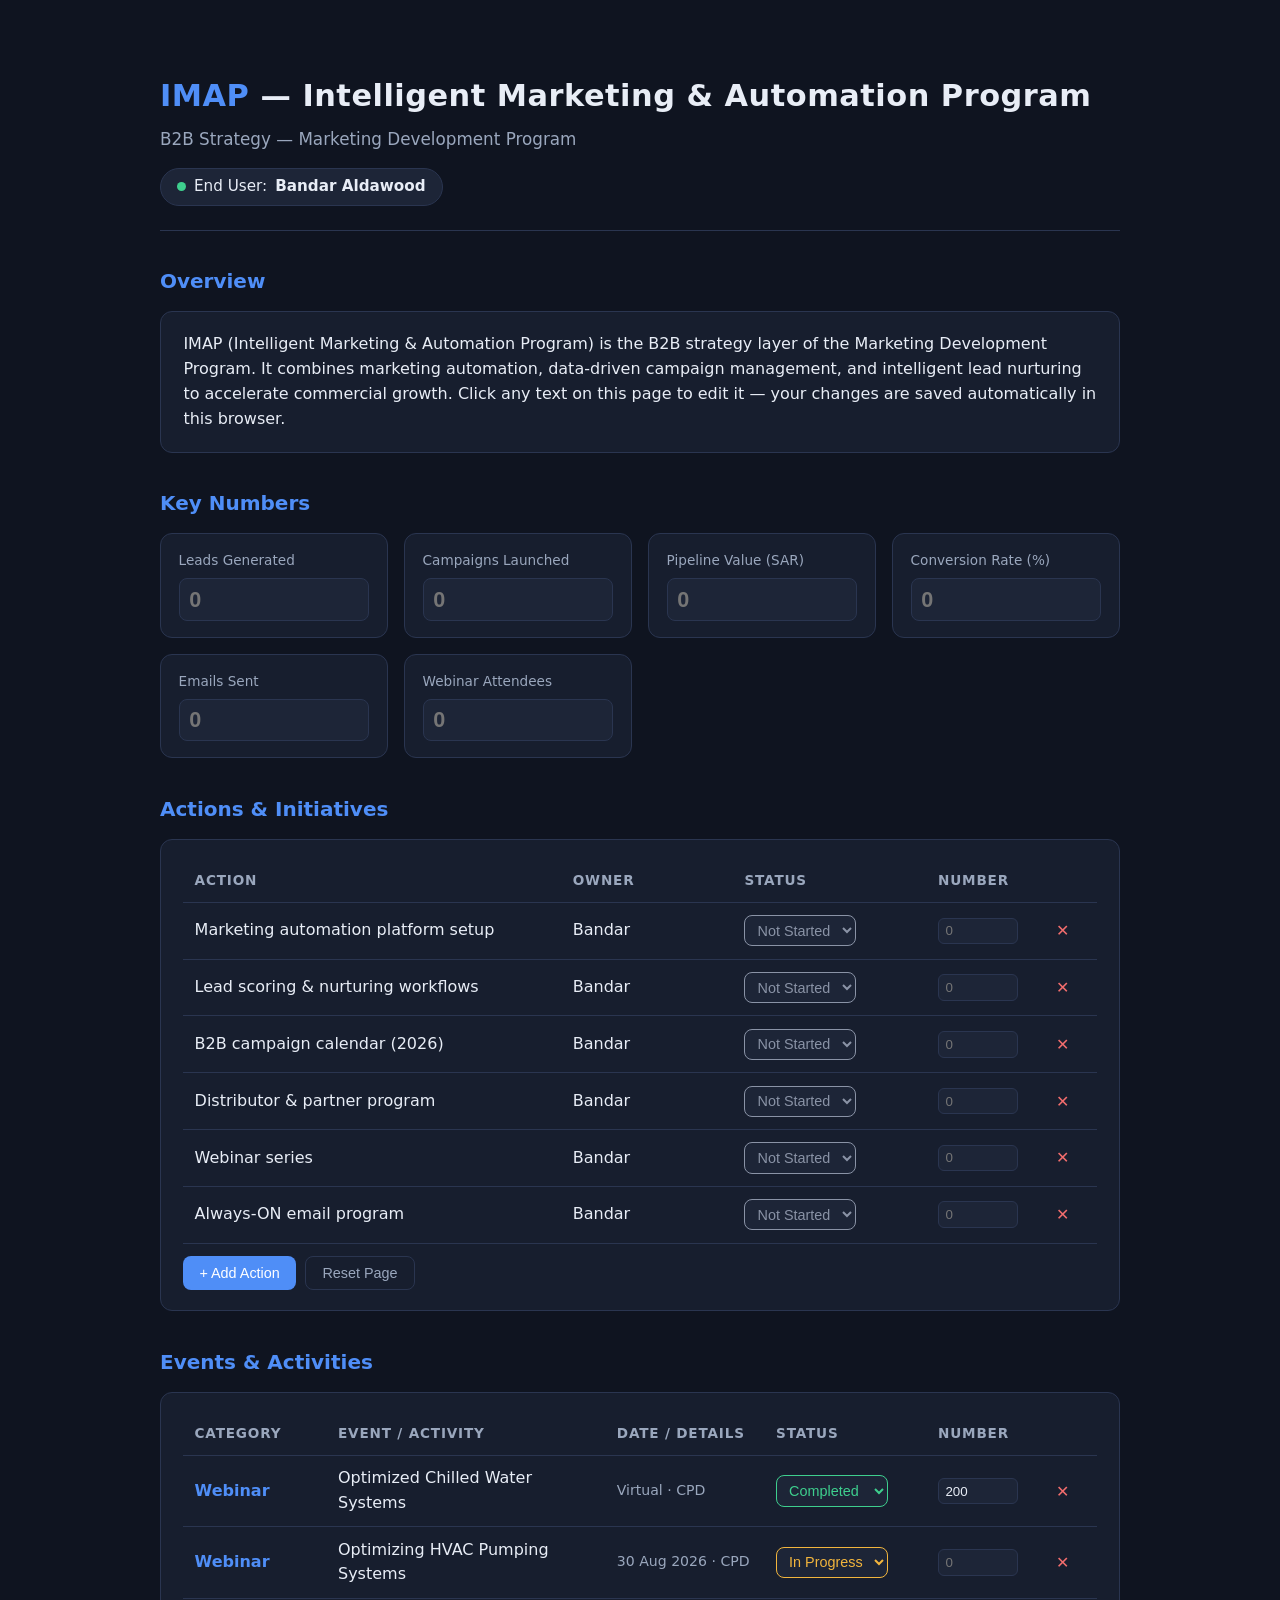
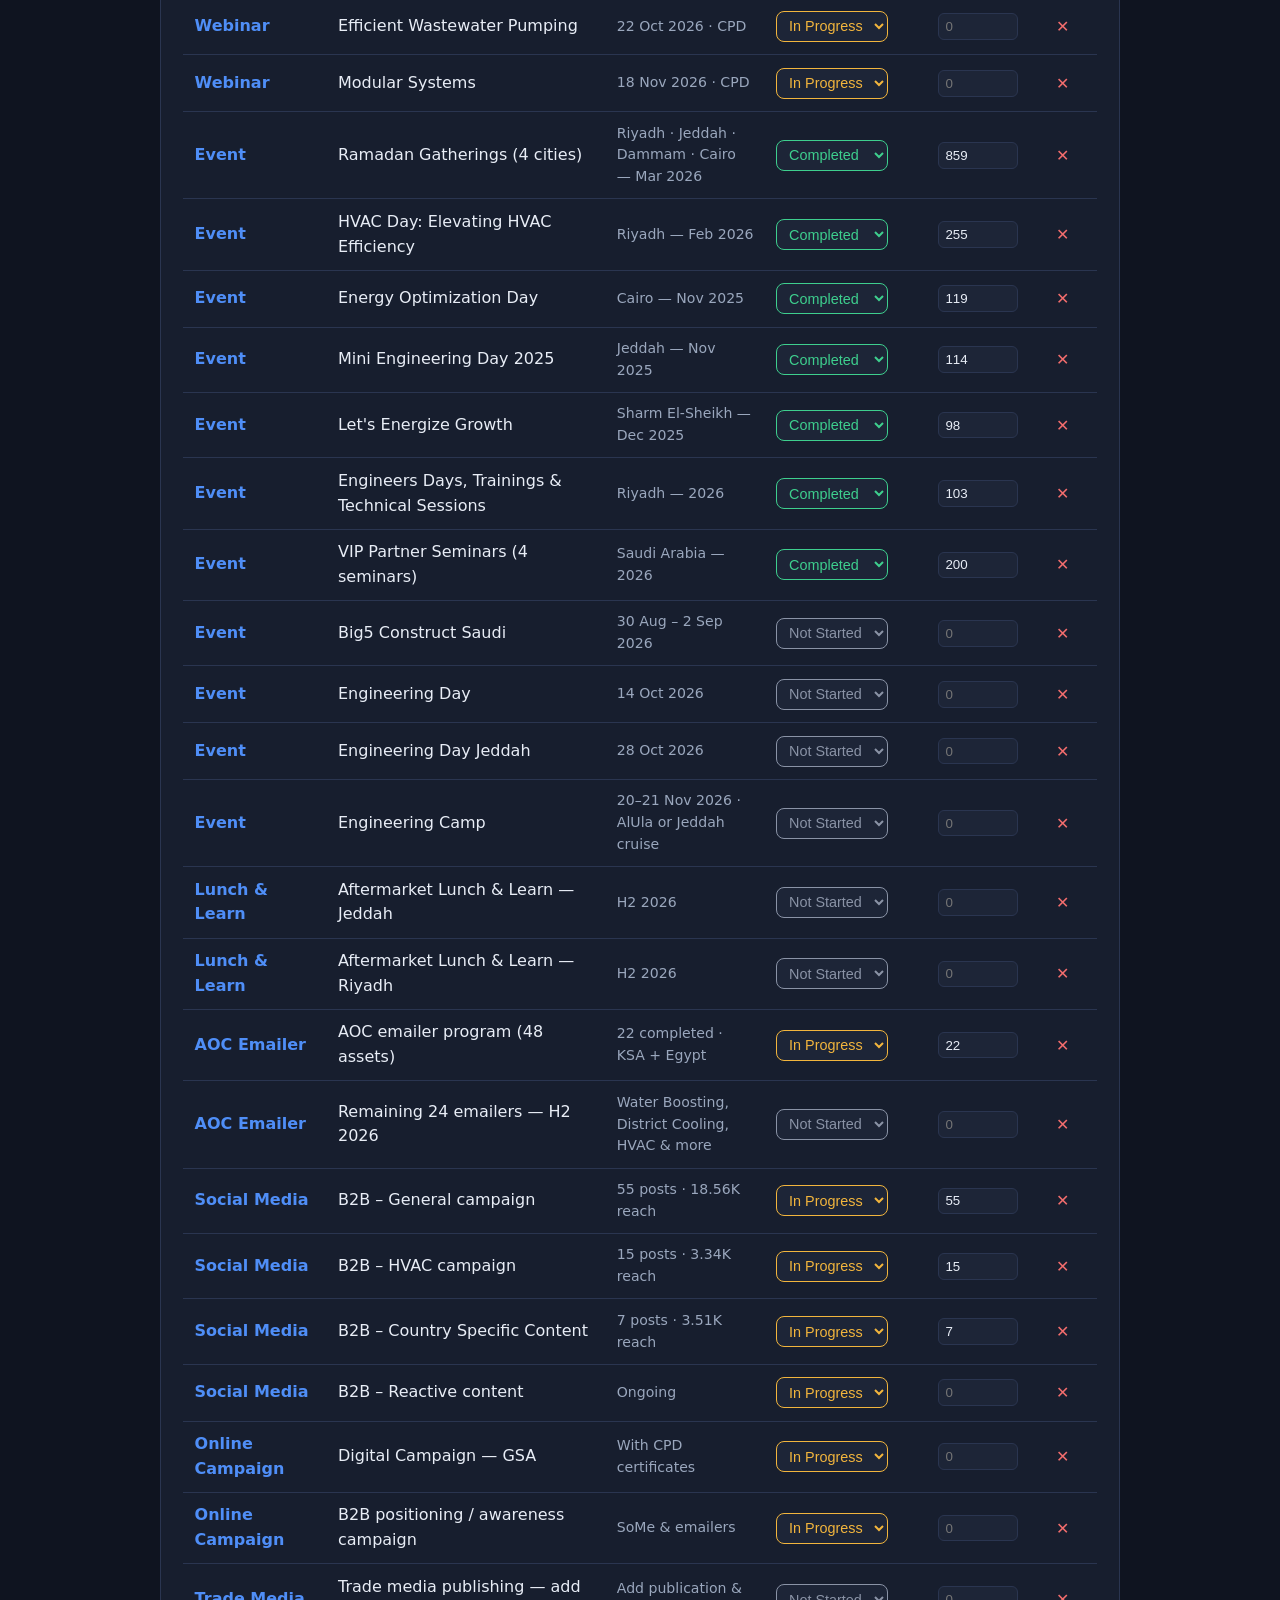
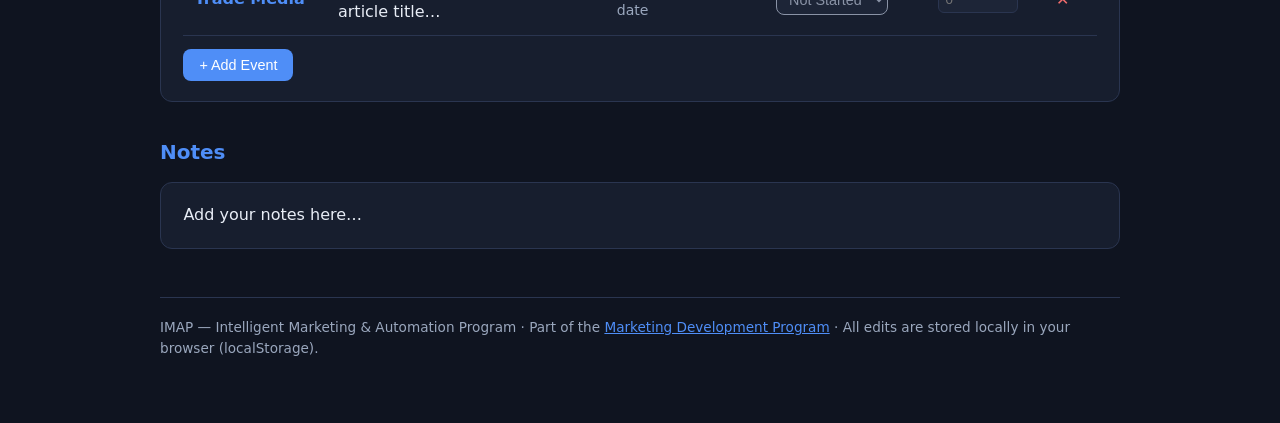
<file: imap/index.html>
<!DOCTYPE html>
<html lang="en">
<head>
<meta charset="UTF-8">
<meta name="viewport" content="width=device-width, initial-scale=1.0">
<title>IMAP — Intelligent Marketing &amp; Automation Program — B2B Strategy</title>
<style>
  :root{
    --bg:#0f1420; --card:#171e2e; --card2:#1d2537; --line:#2a3550;
    --text:#e8edf6; --muted:#9aa7bd; --accent:#4f8ef7;
    --ns:#8a93a6; --ip:#f2b53d; --done:#3ecf8e; --cancel:#f26d6d;
  }
  *{box-sizing:border-box; margin:0; padding:0;}
  body{font-family:"Segoe UI",system-ui,sans-serif; background:var(--bg); color:var(--text); line-height:1.55;}
  .wrap{max-width:1000px; margin:0 auto; padding:2rem 1.25rem 4rem;}
  header{padding:2.5rem 0 1.5rem; border-bottom:1px solid var(--line); margin-bottom:2rem;}
  h1{font-size:1.9rem; letter-spacing:.5px;}
  h1 .tag{color:var(--accent);}
  .subtitle{color:var(--muted); margin-top:.4rem; font-size:1.05rem;}
  .enduser{display:inline-flex; align-items:center; gap:.5rem; margin-top:1rem;
    background:var(--card2); border:1px solid var(--line); border-radius:999px; padding:.4rem 1rem; font-size:.95rem;}
  .enduser .dot{width:9px; height:9px; border-radius:50%; background:var(--done);}
  h2{font-size:1.25rem; margin:2.2rem 0 .9rem; color:var(--accent);}
  .card{background:var(--card); border:1px solid var(--line); border-radius:12px; padding:1.25rem 1.4rem; margin-bottom:1rem;}
  [contenteditable="true"]{outline:none; border-radius:6px; transition:background .15s;}
  [contenteditable="true"]:hover{background:rgba(79,142,247,.08);}
  [contenteditable="true"]:focus{background:rgba(79,142,247,.14); box-shadow:0 0 0 1px var(--accent);}
  table{width:100%; border-collapse:collapse;}
  th,td{padding:.65rem .7rem; text-align:left; border-bottom:1px solid var(--line); vertical-align:middle;}
  th{color:var(--muted); font-weight:600; font-size:.85rem; text-transform:uppercase; letter-spacing:.06em;}
  select.status{background:var(--card2); color:var(--text); border:1px solid var(--line); border-radius:8px; padding:.35rem .5rem; font-size:.9rem; cursor:pointer;}
  select.status.ns{color:var(--ns); border-color:var(--ns);}
  select.status.ip{color:var(--ip); border-color:var(--ip);}
  select.status.done{color:var(--done); border-color:var(--done);}
  select.status.cancel{color:var(--cancel); border-color:var(--cancel);}
  .kpis{display:grid; grid-template-columns:repeat(auto-fit,minmax(210px,1fr)); gap:1rem;}
  .kpi{background:var(--card); border:1px solid var(--line); border-radius:12px; padding:1rem 1.1rem;}
  .kpi label{display:block; color:var(--muted); font-size:.85rem; margin-bottom:.45rem;}
  .kpi input{width:100%; background:var(--card2); border:1px solid var(--line); border-radius:8px;
    color:var(--text); font-size:1.35rem; font-weight:600; padding:.45rem .6rem;}
  .kpi input:focus{outline:none; border-color:var(--accent);}
  .toolbar{display:flex; gap:.6rem; flex-wrap:wrap; margin:.8rem 0 0;}
  button{background:var(--accent); color:#fff; border:none; border-radius:8px; padding:.5rem 1rem; font-size:.9rem; cursor:pointer;}
  button.ghost{background:transparent; border:1px solid var(--line); color:var(--muted);}
  button:hover{filter:brightness(1.12);}
  .del{background:transparent; border:none; color:var(--cancel); cursor:pointer; font-size:1rem;}
  .savebar{position:fixed; bottom:1rem; right:1rem; background:var(--card2); border:1px solid var(--line);
    border-radius:10px; padding:.5rem .9rem; font-size:.85rem; color:var(--muted); opacity:0; transition:opacity .3s;}
  .savebar.show{opacity:1;}
  ul{padding-left:1.3rem;}
  footer{margin-top:3rem; border-top:1px solid var(--line); padding-top:1.2rem; color:var(--muted); font-size:.85rem;}
</style>
</head>
<body>
<div class="wrap">

  <header>
    <h1><span class="tag">IMAP</span> — <span contenteditable="true" data-key="title">Intelligent Marketing &amp; Automation Program</span></h1>
    <p class="subtitle" contenteditable="true" data-key="subtitle">B2B Strategy — Marketing Development Program</p>
    <div class="enduser"><span class="dot"></span> End User: <strong contenteditable="true" data-key="enduser">Bandar Aldawood</strong></div>
  </header>

  <h2>Overview</h2>
  <div class="card">
    <p contenteditable="true" data-key="overview">
      IMAP (Intelligent Marketing &amp; Automation Program) is the B2B strategy layer of the Marketing
      Development Program. It combines marketing automation, data-driven campaign management, and
      intelligent lead nurturing to accelerate commercial growth. Click any text on this page to edit it —
      your changes are saved automatically in this browser.
    </p>
  </div>

  <h2>Key Numbers</h2>
  <div class="kpis" id="kpis">
    <div class="kpi"><label contenteditable="true" data-key="kpi1l">Leads Generated</label><input type="number" data-key="kpi1" placeholder="0"></div>
    <div class="kpi"><label contenteditable="true" data-key="kpi2l">Campaigns Launched</label><input type="number" data-key="kpi2" placeholder="0"></div>
    <div class="kpi"><label contenteditable="true" data-key="kpi3l">Pipeline Value (SAR)</label><input type="number" data-key="kpi3" placeholder="0"></div>
    <div class="kpi"><label contenteditable="true" data-key="kpi4l">Conversion Rate (%)</label><input type="number" data-key="kpi4" placeholder="0"></div>
    <div class="kpi"><label contenteditable="true" data-key="kpi5l">Emails Sent</label><input type="number" data-key="kpi5" placeholder="0"></div>
    <div class="kpi"><label contenteditable="true" data-key="kpi6l">Webinar Attendees</label><input type="number" data-key="kpi6" placeholder="0"></div>
  </div>

  <h2>Actions &amp; Initiatives</h2>
  <div class="card">
    <table id="actions">
      <thead>
        <tr><th style="width:45%">Action</th><th style="width:20%">Owner</th><th style="width:22%">Status</th><th style="width:8%">Number</th><th></th></tr>
      </thead>
      <tbody id="actionsBody"></tbody>
    </table>
    <div class="toolbar">
      <button id="addRow">+ Add Action</button>
      <button class="ghost" id="resetAll">Reset Page</button>
    </div>
  </div>

  <h2>Events &amp; Activities</h2>
  <div class="card">
    <table id="events">
      <thead>
        <tr><th style="width:16%">Category</th><th style="width:32%">Event / Activity</th><th style="width:18%">Date / Details</th><th style="width:18%">Status</th><th style="width:10%">Number</th><th></th></tr>
      </thead>
      <tbody id="eventsBody"></tbody>
    </table>
    <div class="toolbar">
      <button id="addEvent">+ Add Event</button>
    </div>
  </div>

  <h2>Notes</h2>
  <div class="card">
    <p contenteditable="true" data-key="notes">Add your notes here…</p>
  </div>

  <footer>
    IMAP — Intelligent Marketing &amp; Automation Program · Part of the
    <a href="../README.md" style="color:var(--accent)">Marketing Development Program</a> ·
    All edits are stored locally in your browser (localStorage).
  </footer>
</div>

<div class="savebar" id="savebar">✓ Saved</div>

<script>
(function(){
  const STORE = "imap-page-v1";
  const STATUSES = [
    {v:"not-started", label:"Not Started", cls:"ns"},
    {v:"in-progress", label:"In Progress", cls:"ip"},
    {v:"completed",   label:"Completed",   cls:"done"},
    {v:"canceled",    label:"Canceled",    cls:"cancel"}
  ];
  const DEFAULT_ROWS = [
    {action:"Marketing automation platform setup", owner:"Bandar", status:"not-started", num:""},
    {action:"Lead scoring & nurturing workflows",  owner:"Bandar", status:"not-started", num:""},
    {action:"B2B campaign calendar (2026)",        owner:"Bandar", status:"not-started", num:""},
    {action:"Distributor & partner program",       owner:"Bandar", status:"not-started", num:""},
    {action:"Webinar series",                      owner:"Bandar", status:"not-started", num:""},
    {action:"Always-ON email program",             owner:"Bandar", status:"not-started", num:""}
  ];

  const DEFAULT_EVENTS = [
    // Webinars (CPD-certified series)
    {cat:"Webinar", name:"Optimized Chilled Water Systems", detail:"Virtual · CPD", status:"completed", num:"200"},
    {cat:"Webinar", name:"Optimizing HVAC Pumping Systems", detail:"30 Aug 2026 · CPD", status:"in-progress", num:""},
    {cat:"Webinar", name:"Efficient Wastewater Pumping", detail:"22 Oct 2026 · CPD", status:"in-progress", num:""},
    {cat:"Webinar", name:"Modular Systems", detail:"18 Nov 2026 · CPD", status:"in-progress", num:""},
    // In-person events
    {cat:"Event", name:"Ramadan Gatherings (4 cities)", detail:"Riyadh · Jeddah · Dammam · Cairo — Mar 2026", status:"completed", num:"859"},
    {cat:"Event", name:"HVAC Day: Elevating HVAC Efficiency", detail:"Riyadh — Feb 2026", status:"completed", num:"255"},
    {cat:"Event", name:"Energy Optimization Day", detail:"Cairo — Nov 2025", status:"completed", num:"119"},
    {cat:"Event", name:"Mini Engineering Day 2025", detail:"Jeddah — Nov 2025", status:"completed", num:"114"},
    {cat:"Event", name:"Let's Energize Growth", detail:"Sharm El-Sheikh — Dec 2025", status:"completed", num:"98"},
    {cat:"Event", name:"Engineers Days, Trainings & Technical Sessions", detail:"Riyadh — 2026", status:"completed", num:"103"},
    {cat:"Event", name:"VIP Partner Seminars (4 seminars)", detail:"Saudi Arabia — 2026", status:"completed", num:"200"},
    {cat:"Event", name:"Big5 Construct Saudi", detail:"30 Aug – 2 Sep 2026", status:"not-started", num:""},
    {cat:"Event", name:"Engineering Day", detail:"14 Oct 2026", status:"not-started", num:""},
    {cat:"Event", name:"Engineering Day Jeddah", detail:"28 Oct 2026", status:"not-started", num:""},
    {cat:"Event", name:"Engineering Camp", detail:"20–21 Nov 2026 · AlUla or Jeddah cruise", status:"not-started", num:""},
    // Lunch & Learns
    {cat:"Lunch & Learn", name:"Aftermarket Lunch & Learn — Jeddah", detail:"H2 2026", status:"not-started", num:""},
    {cat:"Lunch & Learn", name:"Aftermarket Lunch & Learn — Riyadh", detail:"H2 2026", status:"not-started", num:""},
    // AOC Emailer
    {cat:"AOC Emailer", name:"AOC emailer program (48 assets)", detail:"22 completed · KSA + Egypt", status:"in-progress", num:"22"},
    {cat:"AOC Emailer", name:"Remaining 24 emailers — H2 2026", detail:"Water Boosting, District Cooling, HVAC & more", status:"not-started", num:""},
    // Social Media
    {cat:"Social Media", name:"B2B – General campaign", detail:"55 posts · 18.56K reach", status:"in-progress", num:"55"},
    {cat:"Social Media", name:"B2B – HVAC campaign", detail:"15 posts · 3.34K reach", status:"in-progress", num:"15"},
    {cat:"Social Media", name:"B2B – Country Specific Content", detail:"7 posts · 3.51K reach", status:"in-progress", num:"7"},
    {cat:"Social Media", name:"B2B – Reactive content", detail:"Ongoing", status:"in-progress", num:""},
    // Online Campaigns
    {cat:"Online Campaign", name:"Digital Campaign — GSA", detail:"With CPD certificates", status:"in-progress", num:""},
    {cat:"Online Campaign", name:"B2B positioning / awareness campaign", detail:"SoMe & emailers", status:"in-progress", num:""},
    // Trade Media Publishing
    {cat:"Trade Media", name:"Trade media publishing — add article title…", detail:"Add publication & date", status:"not-started", num:""}
  ];

  let state = load();

  function load(){
    try{
      const s = JSON.parse(localStorage.getItem(STORE)) || {};
      s.texts = s.texts || {};
      s.rows = s.rows || DEFAULT_ROWS.map(r=>({...r}));
      s.events = s.events || DEFAULT_EVENTS.map(r=>({...r}));
      return s;
    }
    catch(e){ return {texts:{}, rows:DEFAULT_ROWS.map(r=>({...r})), events:DEFAULT_EVENTS.map(r=>({...r}))}; }
  }
  function save(){
    localStorage.setItem(STORE, JSON.stringify(state));
    const bar = document.getElementById("savebar");
    bar.classList.add("show");
    clearTimeout(save._t); save._t = setTimeout(()=>bar.classList.remove("show"), 1200);
  }

  // Editable texts & KPI numbers
  document.querySelectorAll("[data-key]").forEach(el=>{
    const k = el.dataset.key;
    if(el.tagName === "INPUT"){
      if(state.texts[k] !== undefined) el.value = state.texts[k];
      el.addEventListener("input", ()=>{ state.texts[k] = el.value; save(); });
    } else {
      if(state.texts[k] !== undefined) el.innerHTML = state.texts[k];
      el.addEventListener("input", ()=>{ state.texts[k] = el.innerHTML; save(); });
    }
  });

  // Actions table
  const body = document.getElementById("actionsBody");
  function render(){
    body.innerHTML = "";
    state.rows.forEach((row,i)=>{
      const tr = document.createElement("tr");

      const tdA = document.createElement("td");
      tdA.contentEditable = "true"; tdA.textContent = row.action;
      tdA.addEventListener("input", ()=>{ row.action = tdA.textContent; save(); });

      const tdO = document.createElement("td");
      tdO.contentEditable = "true"; tdO.textContent = row.owner;
      tdO.addEventListener("input", ()=>{ row.owner = tdO.textContent; save(); });

      const tdS = document.createElement("td");
      const sel = document.createElement("select"); sel.className = "status";
      STATUSES.forEach(s=>{
        const o = document.createElement("option");
        o.value = s.v; o.textContent = s.label;
        if(row.status === s.v) o.selected = true;
        sel.appendChild(o);
      });
      function paint(){ sel.className = "status " + STATUSES.find(s=>s.v===sel.value).cls; }
      paint();
      sel.addEventListener("change", ()=>{ row.status = sel.value; paint(); save(); });
      tdS.appendChild(sel);

      const tdN = document.createElement("td");
      const num = document.createElement("input");
      num.type = "number"; num.value = row.num; num.placeholder = "0";
      num.style.cssText = "width:80px; background:var(--card2); color:var(--text); border:1px solid var(--line); border-radius:6px; padding:.3rem .4rem;";
      num.addEventListener("input", ()=>{ row.num = num.value; save(); });
      tdN.appendChild(num);

      const tdX = document.createElement("td");
      const del = document.createElement("button");
      del.className = "del"; del.title = "Delete row"; del.textContent = "✕";
      del.addEventListener("click", ()=>{ state.rows.splice(i,1); save(); render(); });
      tdX.appendChild(del);

      tr.append(tdA, tdO, tdS, tdN, tdX);
      body.appendChild(tr);
    });
  }
  render();

  // Events table
  const evBody = document.getElementById("eventsBody");
  function editableTd(row, key){
    const td = document.createElement("td");
    td.contentEditable = "true"; td.textContent = row[key];
    td.addEventListener("input", ()=>{ row[key] = td.textContent; save(); });
    return td;
  }
  function renderEvents(){
    evBody.innerHTML = "";
    state.events.forEach((row,i)=>{
      const tr = document.createElement("tr");
      const tdCat = editableTd(row, "cat");
      tdCat.style.color = "var(--accent)"; tdCat.style.fontWeight = "600";
      const tdName = editableTd(row, "name");
      const tdDetail = editableTd(row, "detail");
      tdDetail.style.color = "var(--muted)"; tdDetail.style.fontSize = ".88rem";

      const tdS = document.createElement("td");
      const sel = document.createElement("select"); sel.className = "status";
      STATUSES.forEach(s=>{
        const o = document.createElement("option");
        o.value = s.v; o.textContent = s.label;
        if(row.status === s.v) o.selected = true;
        sel.appendChild(o);
      });
      function paint(){ sel.className = "status " + STATUSES.find(s=>s.v===sel.value).cls; }
      paint();
      sel.addEventListener("change", ()=>{ row.status = sel.value; paint(); save(); });
      tdS.appendChild(sel);

      const tdN = document.createElement("td");
      const num = document.createElement("input");
      num.type = "number"; num.value = row.num; num.placeholder = "0";
      num.style.cssText = "width:80px; background:var(--card2); color:var(--text); border:1px solid var(--line); border-radius:6px; padding:.3rem .4rem;";
      num.addEventListener("input", ()=>{ row.num = num.value; save(); });
      tdN.appendChild(num);

      const tdX = document.createElement("td");
      const del = document.createElement("button");
      del.className = "del"; del.title = "Delete row"; del.textContent = "✕";
      del.addEventListener("click", ()=>{ state.events.splice(i,1); save(); renderEvents(); });
      tdX.appendChild(del);

      tr.append(tdCat, tdName, tdDetail, tdS, tdN, tdX);
      evBody.appendChild(tr);
    });
  }
  renderEvents();

  document.getElementById("addEvent").addEventListener("click", ()=>{
    state.events.push({cat:"Event", name:"New event…", detail:"", status:"not-started", num:""});
    save(); renderEvents();
  });

  document.getElementById("addRow").addEventListener("click", ()=>{
    state.rows.push({action:"New action…", owner:"", status:"not-started", num:""});
    save(); render();
  });
  document.getElementById("resetAll").addEventListener("click", ()=>{
    if(confirm("Reset the whole page to defaults? All your edits will be lost.")){
      localStorage.removeItem(STORE);
      location.reload();
    }
  });
})();
</script>
</body>
</html>
</file>
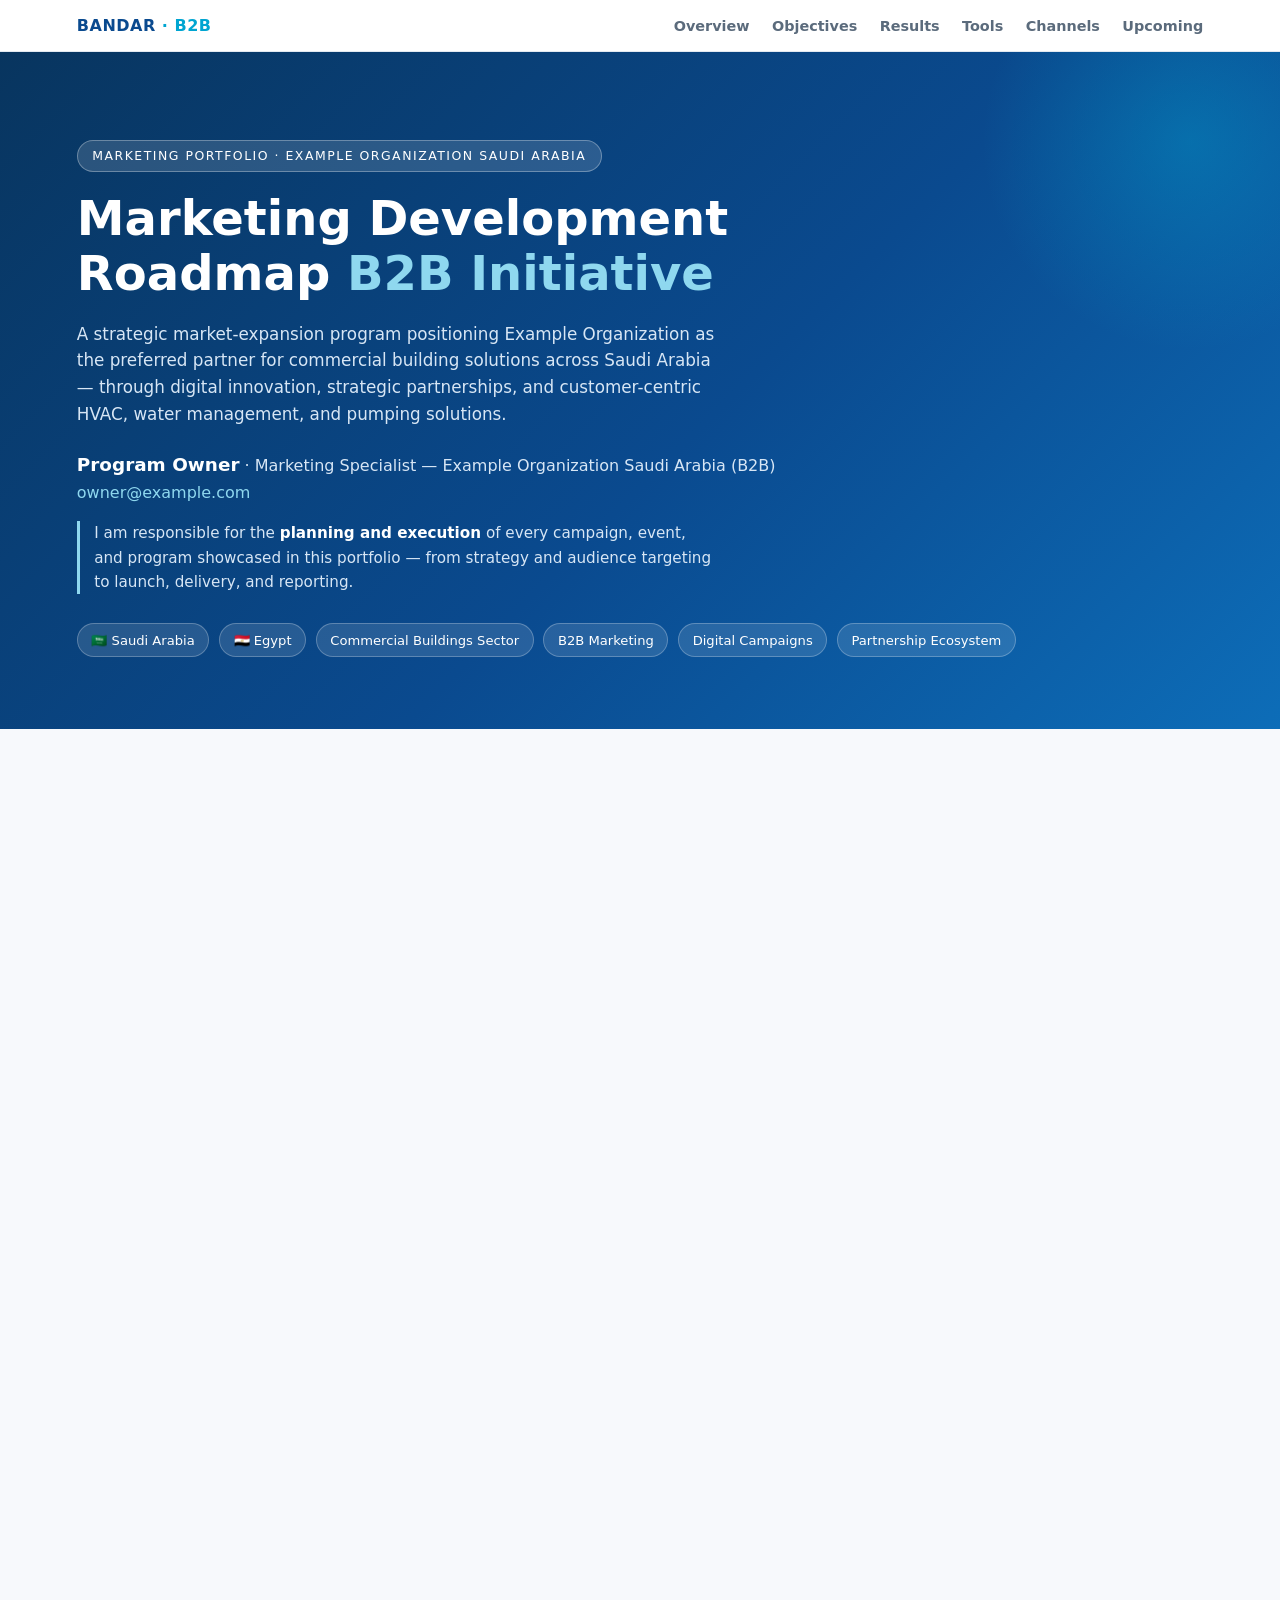
<file: portfolio/index.html>
<!DOCTYPE html>
<html lang="en">
<head>
<meta charset="UTF-8">
<meta name="viewport" content="width=device-width, initial-scale=1.0">
<title>Program Owner — Marketing Portfolio | Example Organization Saudi Arabia B2B Initiative</title>
<link rel="stylesheet" href="portfolio.css">
</head>
<body>

<nav>
  <div class="brand">BANDAR<span> · B2B</span></div>
  <ul>
    <li><a href="#overview">Overview</a></li>
    <li><a href="#objectives">Objectives</a></li>
    <li><a href="#results">Results</a></li>
    <li><a href="#tools">Tools</a></li>
    <li><a href="#channels">Channels</a></li>
    <li><a href="#upcoming">Upcoming</a></li>
  </ul>
</nav>

<header>
  <div class="eyebrow">Marketing Portfolio · Example Organization Saudi Arabia</div>
  <h1>Marketing Development Roadmap <em>B2B Initiative</em></h1>
  <p class="lede">
    A strategic market-expansion program positioning Example Organization as the preferred partner for
    commercial building solutions across Saudi Arabia — through digital innovation, strategic
    partnerships, and customer-centric HVAC, water management, and pumping solutions.
  </p>
  <p style="margin-top:1.4rem; font-size:1rem; color:#d7e6f5;">
    <strong style="color:#fff; font-size:1.15rem;">Program Owner</strong> · Marketing Specialist — Example Organization Saudi Arabia (B2B)<br>
    <a href="mailto:owner@example.com" style="color:#8fd8ef; text-decoration:none;">owner@example.com</a>
  </p>
  <p style="margin-top:1rem; max-width:640px; font-size:0.95rem; color:#d7e6f5; border-left:3px solid #8fd8ef; padding-left:0.9rem;">
    I am responsible for the <strong style="color:#fff;">planning and execution</strong> of every
    campaign, event, and program showcased in this portfolio — from strategy and audience
    targeting to launch, delivery, and reporting.
  </p>
  <div class="hero-tags">
    <span>🇸🇦 Saudi Arabia</span>
    <span>🇪🇬 Egypt</span>
    <span>Commercial Buildings Sector</span>
    <span>B2B Marketing</span>
    <span>Digital Campaigns</span>
    <span>Partnership Ecosystem</span>
  </div>
</header>

<main>

<section id="overview">
  <h2>Executive Summary</h2>
  <div class="rule"></div>
  <p class="subtitle">
    The Bandar initiative leverages digital innovation, strategic partnerships, and
    customer-centric solutions to establish Example Organization market leadership in HVAC, water
    management, and pumping systems for commercial infrastructure in Saudi Arabia.
  </p>
  <h3 style="color:var(--blue); margin:1.2rem 0 0.6rem;">Decision Makers</h3>
  <div class="chips">
    <div class="chip">Facility Managers</div>
    <div class="chip">Procurement Directors</div>
    <div class="chip">Asset Managers</div>
  </div>

  <h3 style="color:var(--blue); margin:1.2rem 0 0.6rem;">Design &amp; Specification Influencers</h3>
  <div class="chips">
    <div class="chip">Consulting Engineers</div>
    <div class="chip">Mechanical Engineers</div>
    <div class="chip">Project Engineers</div>
    <div class="chip">Energy Consultants</div>
  </div>

  <h3 style="color:var(--blue); margin:1.2rem 0 0.6rem;">Construction Ecosystem</h3>
  <div class="chips">
    <div class="chip">Contractors &amp; Construction Companies</div>
    <div class="chip">MEP Contractors</div>
    <div class="chip">Project Managers</div>
    <div class="chip">Site Engineers</div>
  </div>

  <h3 style="color:var(--blue); margin:1.2rem 0 0.6rem;">Building Owners &amp; Developers</h3>
  <div class="chips">
    <div class="chip">Property Developers</div>
    <div class="chip">Commercial Property Managers</div>
    <div class="chip">Hospitality &amp; Healthcare Operators</div>
    <div class="chip">Mixed-Use Development Owners</div>
  </div>

  <h3 style="color:var(--blue); margin:1.2rem 0 0.6rem;">End-User Segments</h3>
  <div class="chips">
    <div class="chip">Hotels</div>
    <div class="chip">Hospitals</div>
    <div class="chip">Universities</div>
    <div class="chip">Airports</div>
    <div class="chip">Shopping Malls</div>
    <div class="chip">Data Centers</div>
    <div class="chip">Office Towers</div>
    <div class="chip">Government Buildings</div>
    <div class="chip">Residential Compounds</div>
  </div>

  <h3 style="color:var(--blue); margin:1.2rem 0 0.6rem;">Sales Enablement &amp; Growth</h3>
  <div class="chips">
    <div class="chip">Channel Partners</div>
    <div class="chip">Distributors</div>
    <div class="chip">Dealers</div>
    <div class="chip">Key Account Managers</div>
    <div class="chip">Business Development Managers</div>
  </div>
  <p class="placeholder-note">Target audience segments for all campaign activity.</p>
</section>

<section id="objectives">
  <h2>Strategic Objectives</h2>
  <div class="rule"></div>
  <div class="grid cols-2">
    <div class="card">
      <h3>📍 Market Penetration &amp; Brand Presence</h3>
      <p>Establish Example Organization as the preferred partner for commercial building solutions across Saudi Arabia.</p>
      <ul>
        <li>Localized campaigns reflecting Saudi business culture</li>
        <li>Strategic partnerships with major contractors and consulting engineers</li>
        <li>Positioning in energy-efficient, sustainable building solutions</li>
      </ul>
    </div>
    <div class="card">
      <h3>💻 Digital Innovation &amp; Customer Engagement</h3>
      <p>Seamless digital experiences that educate, engage, and convert decision makers.</p>
      <ul>
        <li>Integrated campaigns across professional social network and industry platforms</li>
        <li>Technical content showcasing efficiency and cost savings</li>
        <li>Targeted advertising to facility managers and procurement professionals</li>
      </ul>
    </div>
    <div class="card">
      <h3>🤝 Stakeholder Relationship Building</h3>
      <p>Long-term partnerships with key decision makers, contractors, and engineering firms.</p>
      <ul>
        <li>Industry forums, technical seminars, and product demonstrations</li>
        <li>Direct channels to C-suite and technical decision makers</li>
        <li>Customized solutions for specific customer challenges</li>
      </ul>
    </div>
    <div class="card">
      <h3>🌱 Sustainable Growth Through Cooperation</h3>
      <p>A collaborative ecosystem supporting mutual growth and business success.</p>
      <ul>
        <li>Distributor and contractor partner programs</li>
        <li>Incentive structures aligned with customer value</li>
        <li>Comprehensive training and technical support</li>
      </ul>
    </div>
  </div>
</section>

<section id="results">
  <h2>Results &amp; Impact</h2>
  <div class="rule"></div>
  <p class="subtitle">Real campaign performance across the IMEA B2B program (Nov 2025 – 2026).</p>
  <div class="metrics">
    <div class="metric"><div class="num">1,500+</div><div class="label">New Leads (2026)</div></div>
    <div class="metric"><div class="num">26.6K</div><div class="label">Emails Sent</div></div>
    <div class="metric"><div class="num">96.6%</div><div class="label">Deliverability</div></div>
    <div class="metric"><div class="num">23%</div><div class="label">Avg Open Rate</div></div>
    <div class="metric"><div class="num">13</div><div class="label">Events Delivered</div></div>
    <div class="metric"><div class="num">1,548</div><div class="label">Event Attendees</div></div>
    <div class="metric"><div class="num">4</div><div class="label">Webinars · 200+ Each</div></div>
    <div class="metric"><div class="num">25.4K</div><div class="label">Social Reach</div></div>
    <div class="metric"><div class="num">951</div><div class="label">Social Engagements</div></div>
    <div class="metric"><div class="num">48</div><div class="label">Always ON Communication Assets</div></div>
  </div>
  <p class="placeholder-note">Sources: marketing automation platform (IMEA B2B GSA + GEG newsletters), social media analytics platform campaign scorecard, event registration platform event registrations, AOC emailer schedule.</p>

  <h2 style="margin-top:2.5rem;">Signature Events</h2>
  <div class="rule"></div>
  <p class="subtitle">Including 4 seminars organized with VIP partners.</p>
  <table>
    <tr><th>Event</th><th>Location</th><th>Date</th><th>Attendees</th></tr>
    <tr><td><strong>Ramadan Gatherings</strong> (4 cities)</td><td>Riyadh · Jeddah · Dammam · Cairo</td><td>Mar 2026</td><td>859</td></tr>
    <tr><td><strong>HVAC Day: Elevating HVAC Efficiency</strong></td><td>Riyadh</td><td>Feb 2026</td><td>255</td></tr>
    <tr><td><strong>Energy Optimization Day</strong></td><td>Cairo</td><td>Nov 2025</td><td>119</td></tr>
    <tr><td><strong>Mini Engineering Day 2025</strong></td><td>Jeddah</td><td>Nov 2025</td><td>114</td></tr>
    <tr><td><strong>Let's Energize Growth</strong></td><td>Sharm El-Sheikh</td><td>Dec 2025</td><td>98</td></tr>
    <tr><td><strong>Engineers Days, Trainings &amp; Technical Sessions</strong></td><td>Riyadh</td><td>2026</td><td>103</td></tr>
    <tr><td><strong>VIP Partner Seminars</strong> (4 seminars)</td><td>Saudi Arabia</td><td>2026</td><td>200+</td></tr>
    <tr><td><strong>Webinar Campaign Series</strong> (4 webinars)</td><td>Virtual</td><td>2026</td><td>TBD</td></tr>
  </table>

  <h2 style="margin-top:2.5rem;">CPD-Certified Webinar Series</h2>
  <div class="rule"></div>
  <p class="subtitle">
    <strong>My role:</strong> leading the email and social media campaigns to reach professionals
    interested in these topics and drive them to register and attend our CPD-certified webinars —
    delivering 200+ registrations per session.
  </p>
  <table>
    <tr><th>#</th><th>Webinar</th><th>Status</th></tr>
    <tr><td>1</td><td><strong>Optimized Chilled Water Systems</strong></td><td>✅ Done</td></tr>
    <tr><td>2</td><td><strong>Optimizing HVAC Pumping Systems</strong></td><td>🔄 In Progress</td></tr>
    <tr><td>3</td><td><strong>Efficient Wastewater Pumping</strong></td><td>🔄 In Progress</td></tr>
    <tr><td>4</td><td><strong>Example Organization Modular Systems</strong></td><td>🔄 In Progress</td></tr>
  </table>

  <h2 style="margin-top:2.5rem;">Social Campaign Scorecard</h2>
  <div class="rule"></div>
  <table>
    <tr><th>Campaign</th><th>Posts</th><th>Engagements</th><th>Likes &amp; Reactions</th><th>Shares</th><th>Reach</th></tr>
    <tr><td><strong>B2B – General</strong></td><td>55</td><td>700</td><td>663</td><td>22</td><td>18.56K</td></tr>
    <tr><td><strong>B2B – HVAC</strong></td><td>15</td><td>145</td><td>133</td><td>11</td><td>3.34K</td></tr>
    <tr><td><strong>B2B – Country Specific Content</strong></td><td>7</td><td>106</td><td>106</td><td>0</td><td>3.51K</td></tr>
    <tr><td><strong>Total</strong></td><td><strong>77</strong></td><td><strong>951</strong></td><td><strong>902</strong></td><td><strong>33</strong></td><td><strong>~25.4K</strong></td></tr>
  </table>
  <p class="placeholder-note">Source: social media analytics platform campaign overview dashboard — lifetime performance, all B2B campaigns.</p>
</section>

<section id="tools">
  <h2>Tools &amp; Platforms</h2>
  <div class="rule"></div>
  <p class="subtitle">The marketing technology stack powering campaign execution, events, analytics, and project delivery.</p>
  <div class="grid cols-3">
    <div class="card">
      <h3><img class="tool-logo" src="assets/marketo.png" alt="marketing automation platform logo" loading="lazy" decoding="async">marketing automation platform</h3>
      <p><strong>Marketing Automation</strong></p>
      <ul>
        <li>31 newsletter and marketing emails sends across GSA &amp; GEG audiences</li>
        <li>26.6K emails delivered at 96.6% deliverability, ~23% open rate</li>
        <li>48-asset AOC emailer program managed end-to-end (22 completed)</li>
      </ul>
    </div>
    <div class="card">
      <h3><img class="tool-logo" src="assets/sprinklr.png" alt="social media analytics platform logo" loading="lazy" decoding="async">social media analytics platform</h3>
      <p><strong>Social Media Management</strong></p>
      <ul>
        <li>82 posts published across 4 B2B campaigns</li>
        <li>951 total engagements · 25.4K post reach</li>
        <li>Campaign scorecards: General, HVAC, country-specific &amp; reactive content</li>
      </ul>
    </div>
    <div class="card">
      <h3><img class="tool-logo" src="assets/stova.png" alt="event registration platform logo" loading="lazy" decoding="async">event registration platform</h3>
      <p><strong>Event Management</strong></p>
      <ul>
        <li>13 events delivered — Riyadh, Jeddah, Dammam, Cairo &amp; Sharm</li>
        <li>1,548 registered attendees, incl. HVAC Day Riyadh (255) &amp; Ramadan Gatherings (859)</li>
        <li>End-to-end registration, check-in, and lead capture</li>
      </ul>
    </div>
    <div class="card">
      <h3><img class="tool-logo" src="assets/powerbi.svg" alt="analytics dashboard logo" loading="lazy" decoding="async">analytics dashboard</h3>
      <p><strong>Analytics &amp; Dashboards</strong></p>
      <ul>
        <li>Weekly unified KPI dashboard (spend → revenue)</li>
        <li>Campaign and channel performance visualization</li>
        <li>Budget reallocation insights for leadership</li>
      </ul>
    </div>
    <div class="card">
      <h3><img class="tool-logo" src="assets/clickup.svg" alt="project management platform logo" loading="lazy" decoding="async">project management platform</h3>
      <p><strong>Project Management</strong></p>
      <ul>
        <li>Campaign planning, content calendar, and task tracking</li>
        <li>Cross-team collaboration between marketing &amp; sales</li>
        <li>Timeline and milestone management across phases</li>
      </ul>
    </div>
    <div class="card">
      <h3><img class="tool-logo" src="assets/office.svg" alt="Microsoft logo" loading="lazy" decoding="async">office productivity tools</h3>
      <p><strong>Professional Proficiency</strong></p>
      <ul>
        <li><strong>Excel</strong> — campaign schedules, status trackers, and reporting</li>
        <li><strong>PowerPoint</strong> — executive presentations and campaign reviews</li>
        <li><strong>Word</strong> — briefs, proposals, and marketing documentation</li>
      </ul>
    </div>
  </div>
</section>

<section id="channels">
  <h2>Campaign Channels &amp; Tactics</h2>
  <div class="rule"></div>
  <table>
    <tr><th>Channel</th><th>Tactic</th><th>Objective</th></tr>
    <tr><td><strong>Social Media</strong></td><td>professional social network thought leadership, targeted ads, case studies</td><td>Build authority, generate leads</td></tr>
    <tr><td><strong>Digital Events</strong></td><td>Webinars, virtual product showcases, industry forums</td><td>Educate market, establish expertise</td></tr>
    <tr><td><strong>Content Marketing</strong></td><td>Technical guides, ROI calculators, sustainability reports</td><td>Address customer pain points</td></tr>
    <tr><td><strong>Direct Outreach</strong></td><td>Sales engagement, relationship building, customized proposals</td><td>Convert decision makers</td></tr>
    <tr><td><strong>Partnerships</strong></td><td>Strategic alliances, co-marketing initiatives</td><td>Expand market reach</td></tr>
  </table>
</section>

<section id="upcoming">
  <h2>Upcoming Plans &amp; Actions — 2026</h2>
  <div class="rule"></div>
  <p class="subtitle">Planned marketing activities for the remainder of 2026, spanning events, webinars, customer trips, and the Always ON communication programme.</p>

  <div class="grid cols-2">
    <div class="card">
      <h3>🎪 Events &amp; Seminars — H2 2026</h3>
      <ul>
        <li><strong>Big5 Construct Saudi</strong> — 30 Aug–2 Sep 2026</li>
        <li><strong>Engineering Day</strong> — 14 Oct</li>
        <li><strong>Engineering Day Jeddah</strong> — 28 Oct</li>
        <li><strong>Engineering Camp</strong> — 20–21 Nov (AlUla or Jeddah cruise)</li>
        <li><strong>Aftermarket Lunch &amp; Learns</strong> — Jeddah and Riyadh</li>
      </ul>
    </div>
    <div class="card">
      <h3>🎥 Webinars &amp; Digital</h3>
      <ul>
        <li><strong>Optimizing HVAC Pumping Systems</strong> — 30 August</li>
        <li><strong>Efficient Wastewater Pumping</strong> — 22 October</li>
        <li><strong>Example Organization Modular Systems</strong> — 18 November</li>
        <li><strong>Digital Campaign — GSA</strong> with CPD certificates</li>
        <li><strong>B2B positioning / awareness campaign</strong> across SoMe &amp; emailers</li>
      </ul>
    </div>
    <div class="card">
      <h3>✈️ Customer &amp; Consultant Trips — Denmark / Hungary</h3>
      <ul>
        <li><strong>Mina Sidhom</strong> — 28 Sep–1 Oct</li>
        <li><strong>Jinu John</strong> — 19–22 Oct</li>
        <li><strong>Mohammed Al Ashmony</strong> — 2–5 Nov</li>
        <li><strong>Mohammed Al Ashmony</strong> — 7–10 Dec</li>
      </ul>
    </div>
    <div class="card">
      <h3>📧 Always ON Communication — H2 2026</h3>
      <ul>
        <li><strong>24 remaining emailers</strong> to complete the 48-asset annual calendar</li>
        <li>Topics: Water Boosting, Hospitality 3D, District Cooling, Waste Water, Commercial Building, Healthcare, Circulator Pumps, HVAC &amp; more</li>
        <li>Monthly cadence through December, KSA + Egypt audiences</li>
      </ul>
    </div>
  </div>

  <div class="card" style="margin-top:1.2rem;">
    <h3>🎯 Key Goal: Bridging the MQL Gap</h3>
    <p>Continue increasing Marketing Qualified Leads through customer events and digital campaigns —
    building on 16.8% YTD growth in marketing permissions (2,069 vs 1,772 in 2025) and 330+ MQLs
    already generated from events this year.</p>
  </div>
</section>

<section id="success">
  <h2>Success Factors</h2>
  <div class="rule"></div>
  <div class="facts">
    <div class="fact">Customer-centric solution positioning</div>
    <div class="fact">Authentic local market engagement</div>
    <div class="fact">Data-driven decision making</div>
    <div class="fact">Strong partnership ecosystem</div>
    <div class="fact">Continuous innovation and adaptation</div>
    <div class="fact">Sustainability and value focus</div>
  </div>
</section>

</main>

<footer>
  <div style="font-size:1.05rem; margin-bottom:0.6rem;"><strong>Program Owner</strong> — Marketing Specialist, Example Organization Saudi Arabia (B2B)</div>
  <div>
    <a href="mailto:owner@example.com" style="color:#8fd8ef; text-decoration:none;">owner@example.com</a>
  </div>
  <div style="margin-top:1rem;">
    <strong>Example Organization</strong><br>
    Regional office address withheld<br>
    Saudi Arabia<br>
    <a href="tel:+0000000000" style="color:#8fd8ef; text-decoration:none;">+000 00 000 0000</a>
  </div>
  <div style="margin-top:0.8rem; display:flex; justify-content:center; gap:1.4rem; flex-wrap:wrap; align-items:center;">
    <a href="https://www.example.com/sa" target="_blank" style="color:#8fd8ef; text-decoration:none; display:inline-flex; align-items:center; gap:0.4rem;"><svg width="18" height="18" viewBox="0 0 24 24" fill="none" stroke="#8fd8ef" stroke-width="2"><circle cx="12" cy="12" r="10"/><line x1="2" y1="12" x2="22" y2="12"/><path d="M12 2a15.3 15.3 0 0 1 4 10 15.3 15.3 0 0 1-4 10 15.3 15.3 0 0 1-4-10 15.3 15.3 0 0 1 4-10z"/></svg>example.com/sa</a>
    <a href="https://www.example.com/social-profile" target="_blank" style="color:#8fd8ef; text-decoration:none; display:inline-flex; align-items:center; gap:0.4rem;"><svg width="18" height="18" viewBox="0 0 24 24" fill="#8fd8ef"><path d="M24 12.073c0-6.627-5.373-12-12-12s-12 5.373-12 12c0 5.99 4.388 10.954 10.125 11.854v-8.385H7.078v-3.47h3.047V9.43c0-3.007 1.792-4.669 4.533-4.669 1.312 0 2.686.235 2.686.235v2.953H15.83c-1.491 0-1.956.925-1.956 1.874v2.25h3.328l-.532 3.47h-2.796v8.385C19.612 23.027 24 18.062 24 12.073z"/></svg>Social profile</a>
    <a href="https://www.example.com/company-profile" target="_blank" style="color:#8fd8ef; text-decoration:none; display:inline-flex; align-items:center; gap:0.4rem;"><svg width="18" height="18" viewBox="0 0 24 24" fill="#8fd8ef"><path d="M20.447 20.452h-3.554v-5.569c0-1.328-.027-3.037-1.852-3.037-1.853 0-2.136 1.445-2.136 2.939v5.667H9.351V9h3.414v1.561h.046c.477-.9 1.637-1.85 3.37-1.85 3.601 0 4.267 2.37 4.267 5.455v6.286zM5.337 7.433c-1.144 0-2.063-.926-2.063-2.065 0-1.138.92-2.063 2.063-2.063 1.14 0 2.064.925 2.064 2.063 0 1.139-.925 2.065-2.064 2.065zm1.782 13.019H3.555V9h3.564v11.452zM22.225 0H1.771C.792 0 0 .774 0 1.729v20.542C0 23.227.792 24 1.771 24h20.451C23.2 24 24 23.227 24 22.271V1.729C24 .774 23.2 0 22.222 0h.003z"/></svg>professional social network</a>
  </div>
  <div class="roles" style="margin-top:1rem;"><strong style="color:#fff;">Executive Sponsor:</strong> Example Organization Saudi Arabia Management · Marketing Team — campaign execution &amp; digital presence · Sales Team — stakeholder engagement &amp; relationships</div>
</footer>

</body>
</html>
</file>
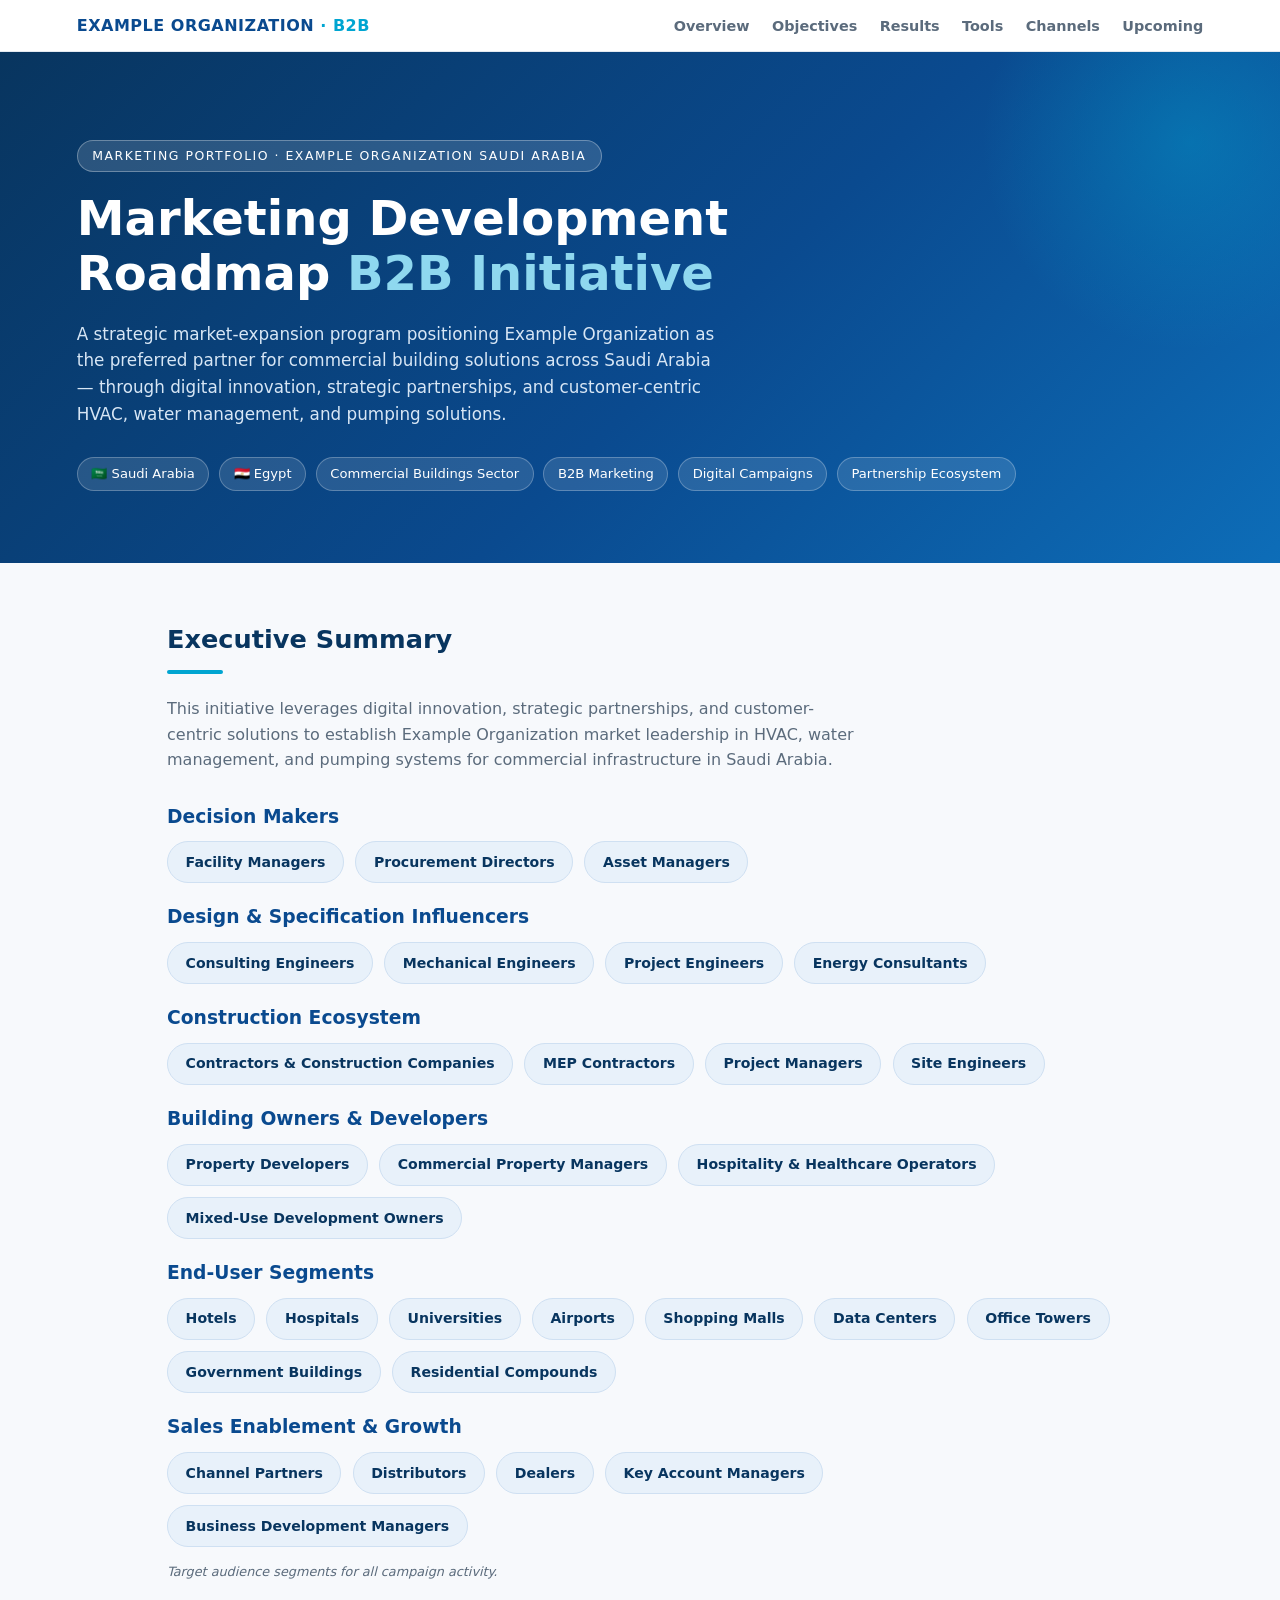
<file: portfolio/company/index.html>
<!DOCTYPE html>
<html lang="en">
<head>
<meta charset="UTF-8">
<meta name="viewport" content="width=device-width, initial-scale=1.0">
<title>Marketing Portfolio | Example Organization Saudi Arabia — B2B Initiative</title>
<link rel="stylesheet" href="../portfolio.css">
</head>
<body>

<nav>
  <div class="brand">EXAMPLE ORGANIZATION<span> · B2B</span></div>
  <ul>
    <li><a href="#overview">Overview</a></li>
    <li><a href="#objectives">Objectives</a></li>
    <li><a href="#results">Results</a></li>
    <li><a href="#tools">Tools</a></li>
    <li><a href="#channels">Channels</a></li>
    <li><a href="#upcoming">Upcoming</a></li>
  </ul>
</nav>

<header>
  <div class="eyebrow">Marketing Portfolio · Example Organization Saudi Arabia</div>
  <h1>Marketing Development Roadmap <em>B2B Initiative</em></h1>
  <p class="lede">
    A strategic market-expansion program positioning Example Organization as the preferred partner for
    commercial building solutions across Saudi Arabia — through digital innovation, strategic
    partnerships, and customer-centric HVAC, water management, and pumping solutions.
  </p>
  <div class="hero-tags">
    <span>🇸🇦 Saudi Arabia</span>
    <span>🇪🇬 Egypt</span>
    <span>Commercial Buildings Sector</span>
    <span>B2B Marketing</span>
    <span>Digital Campaigns</span>
    <span>Partnership Ecosystem</span>
  </div>
</header>

<main>

<section id="overview">
  <h2>Executive Summary</h2>
  <div class="rule"></div>
  <p class="subtitle">
    This initiative leverages digital innovation, strategic partnerships, and
    customer-centric solutions to establish Example Organization market leadership in HVAC, water
    management, and pumping systems for commercial infrastructure in Saudi Arabia.
  </p>

  <h3 style="color:var(--blue); margin:1.2rem 0 0.6rem;">Decision Makers</h3>
  <div class="chips">
    <div class="chip">Facility Managers</div>
    <div class="chip">Procurement Directors</div>
    <div class="chip">Asset Managers</div>
  </div>

  <h3 style="color:var(--blue); margin:1.2rem 0 0.6rem;">Design &amp; Specification Influencers</h3>
  <div class="chips">
    <div class="chip">Consulting Engineers</div>
    <div class="chip">Mechanical Engineers</div>
    <div class="chip">Project Engineers</div>
    <div class="chip">Energy Consultants</div>
  </div>

  <h3 style="color:var(--blue); margin:1.2rem 0 0.6rem;">Construction Ecosystem</h3>
  <div class="chips">
    <div class="chip">Contractors &amp; Construction Companies</div>
    <div class="chip">MEP Contractors</div>
    <div class="chip">Project Managers</div>
    <div class="chip">Site Engineers</div>
  </div>

  <h3 style="color:var(--blue); margin:1.2rem 0 0.6rem;">Building Owners &amp; Developers</h3>
  <div class="chips">
    <div class="chip">Property Developers</div>
    <div class="chip">Commercial Property Managers</div>
    <div class="chip">Hospitality &amp; Healthcare Operators</div>
    <div class="chip">Mixed-Use Development Owners</div>
  </div>

  <h3 style="color:var(--blue); margin:1.2rem 0 0.6rem;">End-User Segments</h3>
  <div class="chips">
    <div class="chip">Hotels</div>
    <div class="chip">Hospitals</div>
    <div class="chip">Universities</div>
    <div class="chip">Airports</div>
    <div class="chip">Shopping Malls</div>
    <div class="chip">Data Centers</div>
    <div class="chip">Office Towers</div>
    <div class="chip">Government Buildings</div>
    <div class="chip">Residential Compounds</div>
  </div>

  <h3 style="color:var(--blue); margin:1.2rem 0 0.6rem;">Sales Enablement &amp; Growth</h3>
  <div class="chips">
    <div class="chip">Channel Partners</div>
    <div class="chip">Distributors</div>
    <div class="chip">Dealers</div>
    <div class="chip">Key Account Managers</div>
    <div class="chip">Business Development Managers</div>
  </div>
  <p class="placeholder-note">Target audience segments for all campaign activity.</p>
</section>

<section id="objectives">
  <h2>Strategic Objectives</h2>
  <div class="rule"></div>
  <div class="grid cols-2">
    <div class="card">
      <h3>📍 Market Penetration &amp; Brand Presence</h3>
      <p>Establish Example Organization as the preferred partner for commercial building solutions across Saudi Arabia.</p>
      <ul>
        <li>Localized campaigns reflecting Saudi business culture</li>
        <li>Strategic partnerships with major contractors and consulting engineers</li>
        <li>Positioning in energy-efficient, sustainable building solutions</li>
      </ul>
    </div>
    <div class="card">
      <h3>💻 Digital Innovation &amp; Customer Engagement</h3>
      <p>Seamless digital experiences that educate, engage, and convert decision makers.</p>
      <ul>
        <li>Integrated campaigns across professional social network and industry platforms</li>
        <li>Technical content showcasing efficiency and cost savings</li>
        <li>Targeted advertising to facility managers and procurement professionals</li>
      </ul>
    </div>
    <div class="card">
      <h3>🤝 Stakeholder Relationship Building</h3>
      <p>Long-term partnerships with key decision makers, contractors, and engineering firms.</p>
      <ul>
        <li>Industry forums, technical seminars, and product demonstrations</li>
        <li>Direct channels to C-suite and technical decision makers</li>
        <li>Customized solutions for specific customer challenges</li>
      </ul>
    </div>
    <div class="card">
      <h3>🌱 Sustainable Growth Through Cooperation</h3>
      <p>A collaborative ecosystem supporting mutual growth and business success.</p>
      <ul>
        <li>Distributor and contractor partner programs</li>
        <li>Incentive structures aligned with customer value</li>
        <li>Comprehensive training and technical support</li>
      </ul>
    </div>
  </div>
</section>

<section id="results">
  <h2>Results &amp; Impact</h2>
  <div class="rule"></div>
  <p class="subtitle">Real campaign performance across the IMEA B2B program (Nov 2025 – 2026).</p>
  <div class="metrics">
    <div class="metric"><div class="num">1,500+</div><div class="label">New Leads (2026)</div></div>
    <div class="metric"><div class="num">26.6K</div><div class="label">Emails Sent</div></div>
    <div class="metric"><div class="num">96.6%</div><div class="label">Deliverability</div></div>
    <div class="metric"><div class="num">23%</div><div class="label">Avg Open Rate</div></div>
    <div class="metric"><div class="num">13</div><div class="label">Events Delivered</div></div>
    <div class="metric"><div class="num">1,548</div><div class="label">Event Attendees</div></div>
    <div class="metric"><div class="num">4</div><div class="label">Webinars · 200+ Each</div></div>
    <div class="metric"><div class="num">25.4K</div><div class="label">Social Reach</div></div>
    <div class="metric"><div class="num">951</div><div class="label">Social Engagements</div></div>
    <div class="metric"><div class="num">48</div><div class="label">Always ON Communication Assets</div></div>
  </div>
  <p class="placeholder-note">Sources: marketing automation platform (IMEA B2B GSA + GEG newsletters), social media analytics platform campaign scorecard, event registration platform event registrations, AOC emailer schedule.</p>

  <h2 style="margin-top:2.5rem;">Signature Events</h2>
  <div class="rule"></div>
  <p class="subtitle">Including 4 seminars organized with VIP partners.</p>
  <table>
    <tr><th>Event</th><th>Location</th><th>Date</th><th>Attendees</th></tr>
    <tr><td><strong>Ramadan Gatherings</strong> (4 cities)</td><td>Riyadh · Jeddah · Dammam · Cairo</td><td>Mar 2026</td><td>859</td></tr>
    <tr><td><strong>HVAC Day: Elevating HVAC Efficiency</strong></td><td>Riyadh</td><td>Feb 2026</td><td>255</td></tr>
    <tr><td><strong>Energy Optimization Day</strong></td><td>Cairo</td><td>Nov 2025</td><td>119</td></tr>
    <tr><td><strong>Mini Engineering Day 2025</strong></td><td>Jeddah</td><td>Nov 2025</td><td>114</td></tr>
    <tr><td><strong>Let's Energize Growth</strong></td><td>Sharm El-Sheikh</td><td>Dec 2025</td><td>98</td></tr>
    <tr><td><strong>Engineers Days, Trainings &amp; Technical Sessions</strong></td><td>Riyadh</td><td>2026</td><td>103</td></tr>
    <tr><td><strong>VIP Partner Seminars</strong> (4 seminars)</td><td>Saudi Arabia</td><td>2026</td><td>200+</td></tr>
    <tr><td><strong>Webinar Campaign Series</strong> (4 webinars)</td><td>Virtual</td><td>2026</td><td>TBD</td></tr>
  </table>

  <h2 style="margin-top:2.5rem;">CPD-Certified Webinar Series</h2>
  <div class="rule"></div>
  <p class="subtitle">
    <strong>Marketing role:</strong> leading the email and social media campaigns to reach professionals
    interested in these topics and drive them to register and attend our CPD-certified webinars —
    delivering 200+ registrations per session.
  </p>
  <table>
    <tr><th>#</th><th>Webinar</th><th>Status</th></tr>
    <tr><td>1</td><td><strong>Optimized Chilled Water Systems</strong></td><td>✅ Done</td></tr>
    <tr><td>2</td><td><strong>Optimizing HVAC Pumping Systems</strong></td><td>🔄 In Progress</td></tr>
    <tr><td>3</td><td><strong>Efficient Wastewater Pumping</strong></td><td>🔄 In Progress</td></tr>
    <tr><td>4</td><td><strong>Example Organization Modular Systems</strong></td><td>🔄 In Progress</td></tr>
  </table>

  <h2 style="margin-top:2.5rem;">Social Campaign Scorecard</h2>
  <div class="rule"></div>
  <table>
    <tr><th>Campaign</th><th>Posts</th><th>Engagements</th><th>Likes &amp; Reactions</th><th>Shares</th><th>Reach</th></tr>
    <tr><td><strong>B2B – General</strong></td><td>55</td><td>700</td><td>663</td><td>22</td><td>18.56K</td></tr>
    <tr><td><strong>B2B – HVAC</strong></td><td>15</td><td>145</td><td>133</td><td>11</td><td>3.34K</td></tr>
    <tr><td><strong>B2B – Country Specific Content</strong></td><td>7</td><td>106</td><td>106</td><td>0</td><td>3.51K</td></tr>
    <tr><td><strong>Total</strong></td><td><strong>77</strong></td><td><strong>951</strong></td><td><strong>902</strong></td><td><strong>33</strong></td><td><strong>~25.4K</strong></td></tr>
  </table>
  <p class="placeholder-note">Source: social media analytics platform campaign overview dashboard — lifetime performance, all B2B campaigns.</p>
</section>

<section id="tools">
  <h2>Tools &amp; Platforms</h2>
  <div class="rule"></div>
  <p class="subtitle">The marketing technology stack powering campaign execution, events, analytics, and project delivery.</p>
  <div class="grid cols-3">
    <div class="card">
      <h3><img class="tool-logo" src="../assets/marketo.png" alt="marketing automation platform logo" loading="lazy" decoding="async">marketing automation platform</h3>
      <p><strong>Marketing Automation</strong></p>
      <ul>
        <li>31 newsletter and marketing emails sends across GSA &amp; GEG audiences</li>
        <li>26.6K emails delivered at 96.6% deliverability, ~23% open rate</li>
        <li>48-asset AOC emailer program managed end-to-end (22 completed)</li>
      </ul>
    </div>
    <div class="card">
      <h3><img class="tool-logo" src="../assets/sprinklr.png" alt="social media analytics platform logo" loading="lazy" decoding="async">social media analytics platform</h3>
      <p><strong>Social Media Management</strong></p>
      <ul>
        <li>82 posts published across 4 B2B campaigns</li>
        <li>951 total engagements · 25.4K post reach</li>
        <li>Campaign scorecards: General, HVAC, country-specific &amp; reactive content</li>
      </ul>
    </div>
    <div class="card">
      <h3><img class="tool-logo" src="../assets/stova.png" alt="event registration platform logo" loading="lazy" decoding="async">event registration platform</h3>
      <p><strong>Event Management</strong></p>
      <ul>
        <li>13 events delivered — Riyadh, Jeddah, Dammam, Cairo &amp; Sharm</li>
        <li>1,548 registered attendees, incl. HVAC Day Riyadh (255) &amp; Ramadan Gatherings (859)</li>
        <li>End-to-end registration, check-in, and lead capture</li>
      </ul>
    </div>
    <div class="card">
      <h3><img class="tool-logo" src="../assets/powerbi.svg" alt="analytics dashboard logo" loading="lazy" decoding="async">analytics dashboard</h3>
      <p><strong>Analytics &amp; Dashboards</strong></p>
      <ul>
        <li>Weekly unified KPI dashboard (spend → revenue)</li>
        <li>Campaign and channel performance visualization</li>
        <li>Budget reallocation insights for leadership</li>
      </ul>
    </div>
    <div class="card">
      <h3><img class="tool-logo" src="../assets/clickup.svg" alt="project management platform logo" loading="lazy" decoding="async">project management platform</h3>
      <p><strong>Project Management</strong></p>
      <ul>
        <li>Campaign planning, content calendar, and task tracking</li>
        <li>Cross-team collaboration between marketing &amp; sales</li>
        <li>Timeline and milestone management across phases</li>
      </ul>
    </div>
    <div class="card">
      <h3><img class="tool-logo" src="../assets/office.svg" alt="Microsoft logo" loading="lazy" decoding="async">office productivity tools</h3>
      <p><strong>Professional Proficiency</strong></p>
      <ul>
        <li><strong>Excel</strong> — campaign schedules, status trackers, and reporting</li>
        <li><strong>PowerPoint</strong> — executive presentations and campaign reviews</li>
        <li><strong>Word</strong> — briefs, proposals, and marketing documentation</li>
      </ul>
    </div>
  </div>
</section>

<section id="channels">
  <h2>Campaign Channels &amp; Tactics</h2>
  <div class="rule"></div>
  <table>
    <tr><th>Channel</th><th>Tactic</th><th>Objective</th></tr>
    <tr><td><strong>Social Media</strong></td><td>professional social network thought leadership, targeted ads, case studies</td><td>Build authority, generate leads</td></tr>
    <tr><td><strong>Digital Events</strong></td><td>Webinars, virtual product showcases, industry forums</td><td>Educate market, establish expertise</td></tr>
    <tr><td><strong>Content Marketing</strong></td><td>Technical guides, ROI calculators, sustainability reports</td><td>Address customer pain points</td></tr>
    <tr><td><strong>Direct Outreach</strong></td><td>Sales engagement, relationship building, customized proposals</td><td>Convert decision makers</td></tr>
    <tr><td><strong>Partnerships</strong></td><td>Strategic alliances, co-marketing initiatives</td><td>Expand market reach</td></tr>
  </table>
</section>

<section id="upcoming">
  <h2>Upcoming Plans &amp; Actions — 2026</h2>
  <div class="rule"></div>
  <p class="subtitle">Planned marketing activities for the remainder of 2026, spanning events, webinars, customer trips, and the Always ON communication programme.</p>

  <div class="grid cols-2">
    <div class="card">
      <h3>🎪 Events &amp; Seminars — H2 2026</h3>
      <ul>
        <li><strong>Big5 Construct Saudi</strong> — 30 Aug–2 Sep 2026</li>
        <li><strong>Engineering Day</strong> — 14 Oct</li>
        <li><strong>Engineering Day Jeddah</strong> — 28 Oct</li>
        <li><strong>Engineering Camp</strong> — 20–21 Nov (AlUla or Jeddah cruise)</li>
        <li><strong>Aftermarket Lunch &amp; Learns</strong> — Jeddah and Riyadh</li>
      </ul>
    </div>
    <div class="card">
      <h3>🎥 Webinars &amp; Digital</h3>
      <ul>
        <li><strong>Optimizing HVAC Pumping Systems</strong> — 30 August</li>
        <li><strong>Efficient Wastewater Pumping</strong> — 22 October</li>
        <li><strong>Example Organization Modular Systems</strong> — 18 November</li>
        <li><strong>Digital Campaign — GSA</strong> with CPD certificates</li>
        <li><strong>B2B positioning / awareness campaign</strong> across SoMe &amp; emailers</li>
      </ul>
    </div>
    <div class="card">
      <h3>✈️ Customer &amp; Consultant Trips — Denmark / Hungary</h3>
      <ul>
        <li><strong>Mina Sidhom</strong> — 28 Sep–1 Oct</li>
        <li><strong>Jinu John</strong> — 19–22 Oct</li>
        <li><strong>Mohammed Al Ashmony</strong> — 2–5 Nov</li>
        <li><strong>Mohammed Al Ashmony</strong> — 7–10 Dec</li>
      </ul>
    </div>
    <div class="card">
      <h3>📧 Always ON Communication — H2 2026</h3>
      <ul>
        <li><strong>24 remaining emailers</strong> to complete the 48-asset annual calendar</li>
        <li>Topics: Water Boosting, Hospitality 3D, District Cooling, Waste Water, Commercial Building, Healthcare, Circulator Pumps, HVAC &amp; more</li>
        <li>Monthly cadence through December, KSA + Egypt audiences</li>
      </ul>
    </div>
  </div>

  <div class="card" style="margin-top:1.2rem;">
    <h3>🎯 Key Goal: Bridging the MQL Gap</h3>
    <p>Continue increasing Marketing Qualified Leads through customer events and digital campaigns —
    building on 16.8% YTD growth in marketing permissions (2,069 vs 1,772 in 2025) and 330+ MQLs
    already generated from events this year.</p>
  </div>
</section>

<section id="success">
  <h2>Success Factors</h2>
  <div class="rule"></div>
  <div class="facts">
    <div class="fact">Customer-centric solution positioning</div>
    <div class="fact">Authentic local market engagement</div>
    <div class="fact">Data-driven decision making</div>
    <div class="fact">Strong partnership ecosystem</div>
    <div class="fact">Continuous innovation and adaptation</div>
    <div class="fact">Sustainability and value focus</div>
  </div>
</section>

</main>

<footer>
  <div style="font-size:1.05rem; margin-bottom:0.6rem;"><strong>Example Organization</strong></div>
  <div>
    Regional office address withheld<br>
    Saudi Arabia<br>
    <a href="tel:+0000000000" style="color:#8fd8ef; text-decoration:none;">+000 00 000 0000</a>
  </div>
  <div style="margin-top:0.8rem; display:flex; justify-content:center; gap:1.4rem; flex-wrap:wrap; align-items:center;">
    <a href="https://www.example.com/sa" target="_blank" style="color:#8fd8ef; text-decoration:none; display:inline-flex; align-items:center; gap:0.4rem;"><svg width="18" height="18" viewBox="0 0 24 24" fill="none" stroke="#8fd8ef" stroke-width="2"><circle cx="12" cy="12" r="10"/><line x1="2" y1="12" x2="22" y2="12"/><path d="M12 2a15.3 15.3 0 0 1 4 10 15.3 15.3 0 0 1-4 10 15.3 15.3 0 0 1-4-10 15.3 15.3 0 0 1 4-10z"/></svg>example.com/sa</a>
    <a href="https://www.example.com/social-profile" target="_blank" style="color:#8fd8ef; text-decoration:none; display:inline-flex; align-items:center; gap:0.4rem;"><svg width="18" height="18" viewBox="0 0 24 24" fill="#8fd8ef"><path d="M24 12.073c0-6.627-5.373-12-12-12s-12 5.373-12 12c0 5.99 4.388 10.954 10.125 11.854v-8.385H7.078v-3.47h3.047V9.43c0-3.007 1.792-4.669 4.533-4.669 1.312 0 2.686.235 2.686.235v2.953H15.83c-1.491 0-1.956.925-1.956 1.874v2.25h3.328l-.532 3.47h-2.796v8.385C19.612 23.027 24 18.062 24 12.073z"/></svg>Social profile</a>
    <a href="https://www.example.com/company-profile" target="_blank" style="color:#8fd8ef; text-decoration:none; display:inline-flex; align-items:center; gap:0.4rem;"><svg width="18" height="18" viewBox="0 0 24 24" fill="#8fd8ef"><path d="M20.447 20.452h-3.554v-5.569c0-1.328-.027-3.037-1.852-3.037-1.853 0-2.136 1.445-2.136 2.939v5.667H9.351V9h3.414v1.561h.046c.477-.9 1.637-1.85 3.37-1.85 3.601 0 4.267 2.37 4.267 5.455v6.286zM5.337 7.433c-1.144 0-2.063-.926-2.063-2.065 0-1.138.92-2.063 2.063-2.063 1.14 0 2.064.925 2.064 2.063 0 1.139-.925 2.065-2.064 2.065zm1.782 13.019H3.555V9h3.564v11.452zM22.225 0H1.771C.792 0 0 .774 0 1.729v20.542C0 23.227.792 24 1.771 24h20.451C23.2 24 24 23.227 24 22.271V1.729C24 .774 23.2 0 22.222 0h.003z"/></svg>professional social network</a>
  </div>
  <div class="roles" style="margin-top:1rem;"><strong style="color:#fff;">Executive Sponsor:</strong> Example Organization Saudi Arabia Management · Marketing Team — campaign execution &amp; digital presence · Sales Team — stakeholder engagement &amp; relationships</div>
</footer>

</body>
</html>
</file>
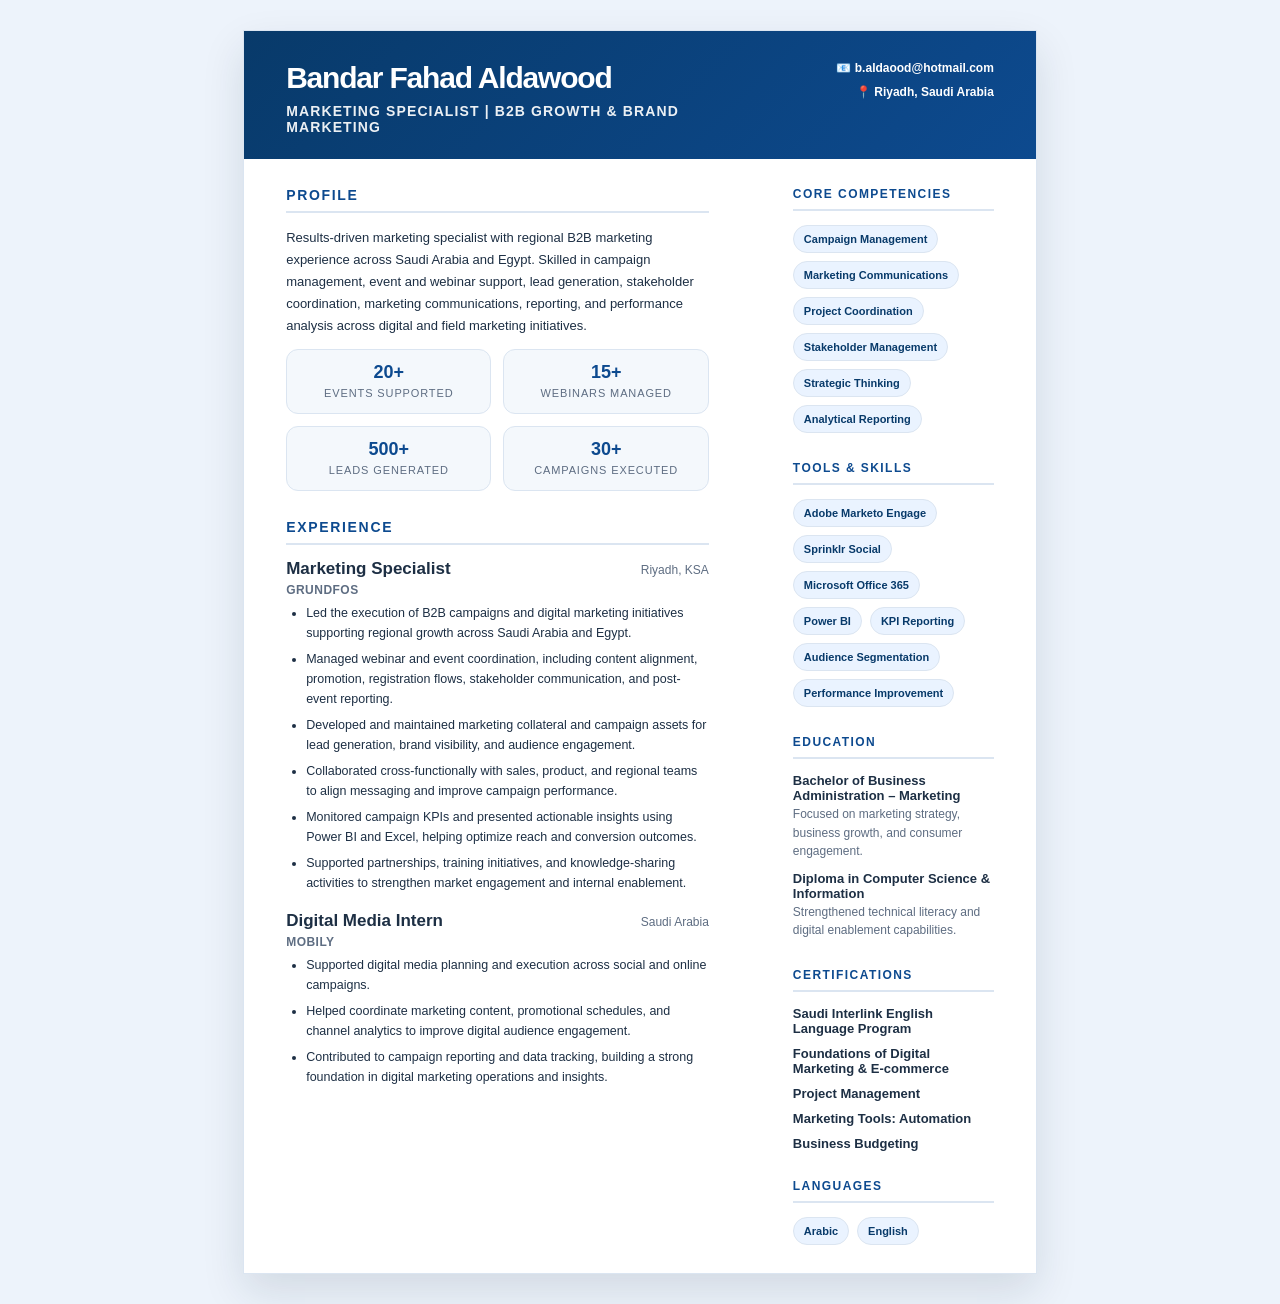
<file: portfolio/Bandar-Aldawood-CV.html>
<!DOCTYPE html>
<html lang="en">
  <head>
    <meta charset="UTF-8" />
    <meta name="viewport" content="width=device-width, initial-scale=1.0" />
    <title>Bandar Fahad Aldawood | CV</title>
    <style>
      :root {
        --bg: #edf3fb;
        --panel: #ffffff;
        --primary: #0d4a8f;
        --primary-deep: #083a6a;
        --secondary: #eaf3ff;
        --ink: #1d2f44;
        --muted: #5e6d82;
        --line: #dbe5f1;
        --accent: #4aa7eb;
        --soft: #f4f8fc;
      }

      * { box-sizing: border-box; }

      html, body {
        margin: 0;
        padding: 0;
        background: var(--bg);
        color: var(--ink);
        font-family: "Segoe UI", Arial, sans-serif;
      }

      body {
        padding: 30px 18px;
      }

      .page {
        width: 210mm;
        min-height: 297mm;
        margin: 0 auto;
        background: var(--panel);
        box-shadow: 0 18px 40px rgba(19, 38, 61, 0.12);
        border: 1px solid var(--line);
      }

      .header {
        background: linear-gradient(135deg, var(--primary-deep), var(--primary));
        color: #fff;
        padding: 30px 42px 24px;
      }

      .header-top {
        display: flex;
        justify-content: space-between;
        align-items: flex-start;
        gap: 24px;
      }

      h1 {
        margin: 0;
        font-size: 30px;
        letter-spacing: -0.04em;
      }

      .title {
        margin-top: 8px;
        font-size: 14px;
        font-weight: 600;
        letter-spacing: 0.08em;
        text-transform: uppercase;
        opacity: 0.92;
      }

      .meta {
        display: flex;
        flex-wrap: wrap;
        justify-content: flex-end;
        gap: 10px 22px;
        font-size: 12px;
        font-weight: 600;
        max-width: 360px;
        text-align: right;
      }

      .content {
        display: grid;
        grid-template-columns: 1.6fr 0.9fr;
        gap: 0;
      }

      .main, .side {
        padding: 28px 42px 0;
      }

      .section {
        margin-bottom: 28px;
      }

      .section h2 {
        margin: 0 0 14px;
        padding-bottom: 8px;
        border-bottom: 2px solid var(--line);
        color: var(--primary);
        font-size: 14px;
        letter-spacing: 0.12em;
        text-transform: uppercase;
      }

      .summary {
        margin: 0 0 12px;
        color: var(--ink);
        font-size: 13px;
        line-height: 1.7;
      }

      .impact-grid {
        display: grid;
        grid-template-columns: repeat(2, minmax(120px, 1fr));
        gap: 12px;
        margin: 6px 0 16px;
      }

      .impact-card {
        background: var(--soft);
        border: 1px solid var(--line);
        border-radius: 12px;
        padding: 12px 10px;
        text-align: center;
      }

      .impact-card strong {
        display: block;
        font-size: 18px;
        color: var(--primary);
      }

      .impact-card span {
        font-size: 11px;
        color: var(--muted);
        text-transform: uppercase;
        letter-spacing: 0.08em;
      }

      .job {
        margin-bottom: 18px;
      }

      .job-header {
        display: flex;
        justify-content: space-between;
        gap: 14px;
        align-items: baseline;
        margin-bottom: 6px;
      }

      .job-header h3 {
        margin: 0;
        font-size: 17px;
        color: var(--ink);
      }

      .job-role {
        margin: 4px 0 0;
        font-size: 12px;
        color: var(--muted);
        font-weight: 700;
        letter-spacing: 0.04em;
        text-transform: uppercase;
      }

      .job-header .period {
        font-size: 12px;
        color: var(--muted);
        white-space: nowrap;
      }

      ul {
        margin: 0 0 0 20px;
        padding: 0;
      }

      li {
        margin: 0 0 6px;
        font-size: 12.5px;
        line-height: 1.6;
      }

      .side .section h2 {
        font-size: 12px;
      }

      .list {
        display: flex;
        flex-wrap: wrap;
        gap: 8px;
        margin-top: 8px;
      }

      .tag {
        display: inline-block;
        padding: 7px 10px;
        border-radius: 999px;
        background: var(--secondary);
        border: 1px solid var(--line);
        color: var(--primary-deep);
        font-size: 11px;
        font-weight: 700;
      }

      .mini {
        margin: 0;
        font-size: 12px;
        color: var(--muted);
        line-height: 1.55;
      }

      .education-item,
      .cert-item {
        margin-bottom: 10px;
      }

      .education-item strong,
      .cert-item strong {
        display: block;
        font-size: 13px;
        margin-bottom: 2px;
      }

      @media (max-width: 820px) {
        .page {
          width: 100%;
          min-height: auto;
        }

        .content {
          grid-template-columns: 1fr;
        }

        .header-top {
          flex-direction: column;
          align-items: flex-start;
        }

        .meta {
          justify-content: flex-start;
          text-align: left;
        }
      }
    </style>
  </head>
  <body>
    <div class="page">
      <header class="header">
        <div class="header-top">
          <div>
            <h1>Bandar Fahad Aldawood</h1>
            <div class="title">Marketing Specialist | B2B Growth & Brand Marketing</div>
          </div>
          <div class="meta">
            <span>📧 b.aldaood@hotmail.com</span>
            <span>📍 Riyadh, Saudi Arabia</span>
          </div>
        </div>
      </header>

      <div class="content">
        <main class="main">
          <section class="section">
            <h2>Profile</h2>
            <p class="summary">
              Results-driven marketing specialist with regional B2B marketing experience across Saudi Arabia and Egypt.
              Skilled in campaign management, event and webinar support, lead generation, stakeholder coordination,
              marketing communications, reporting, and performance analysis across digital and field marketing initiatives.
            </p>

            <div class="impact-grid">
              <div class="impact-card"><strong>20+</strong><span>Events supported</span></div>
              <div class="impact-card"><strong>15+</strong><span>Webinars managed</span></div>
              <div class="impact-card"><strong>500+</strong><span>Leads generated</span></div>
              <div class="impact-card"><strong>30+</strong><span>Campaigns executed</span></div>
            </div>
          </section>

          <section class="section">
            <h2>Experience</h2>

            <div class="job">
              <div class="job-header">
                <div>
                  <h3>Marketing Specialist</h3>
                  <div class="job-role">Grundfos</div>
                </div>
                <span class="period">Riyadh, KSA</span>
              </div>
              <ul>
                <li>Led the execution of B2B campaigns and digital marketing initiatives supporting regional growth across Saudi Arabia and Egypt.</li>
                <li>Managed webinar and event coordination, including content alignment, promotion, registration flows, stakeholder communication, and post-event reporting.</li>
                <li>Developed and maintained marketing collateral and campaign assets for lead generation, brand visibility, and audience engagement.</li>
                <li>Collaborated cross-functionally with sales, product, and regional teams to align messaging and improve campaign performance.</li>
                <li>Monitored campaign KPIs and presented actionable insights using Power BI and Excel, helping optimize reach and conversion outcomes.</li>
                <li>Supported partnerships, training initiatives, and knowledge-sharing activities to strengthen market engagement and internal enablement.</li>
              </ul>
            </div>

            <div class="job">
              <div class="job-header">
                <div>
                  <h3>Digital Media Intern</h3>
                  <div class="job-role">Mobily</div>
                </div>
                <span class="period">Saudi Arabia</span>
              </div>
              <ul>
                <li>Supported digital media planning and execution across social and online campaigns.</li>
                <li>Helped coordinate marketing content, promotional schedules, and channel analytics to improve digital audience engagement.</li>
                <li>Contributed to campaign reporting and data tracking, building a strong foundation in digital marketing operations and insights.</li>
              </ul>
            </div>
          </section>
        </main>

        <aside class="side">
          <section class="section">
            <h2>Core Competencies</h2>
            <div class="list">
              <span class="tag">Campaign Management</span>
              <span class="tag">Marketing Communications</span>
              <span class="tag">Project Coordination</span>
              <span class="tag">Stakeholder Management</span>
              <span class="tag">Strategic Thinking</span>
              <span class="tag">Analytical Reporting</span>
            </div>
          </section>

          <section class="section">
            <h2>Tools & Skills</h2>
            <div class="list">
              <span class="tag">Adobe Marketo Engage</span>
              <span class="tag">Sprinklr Social</span>
              <span class="tag">Microsoft Office 365</span>
              <span class="tag">Power BI</span>
              <span class="tag">KPI Reporting</span>
              <span class="tag">Audience Segmentation</span>
              <span class="tag">Performance Improvement</span>
            </div>
          </section>

          <section class="section">
            <h2>Education</h2>
            <div class="education-item">
              <strong>Bachelor of Business Administration – Marketing</strong>
              <p class="mini">Focused on marketing strategy, business growth, and consumer engagement.</p>
            </div>
            <div class="education-item">
              <strong>Diploma in Computer Science & Information</strong>
              <p class="mini">Strengthened technical literacy and digital enablement capabilities.</p>
            </div>
          </section>

          <section class="section">
            <h2>Certifications</h2>
            <div class="cert-item"><strong>Saudi Interlink English Language Program</strong></div>
            <div class="cert-item"><strong>Foundations of Digital Marketing & E-commerce</strong></div>
            <div class="cert-item"><strong>Project Management</strong></div>
            <div class="cert-item"><strong>Marketing Tools: Automation</strong></div>
            <div class="cert-item"><strong>Business Budgeting</strong></div>
          </section>

          <section class="section">
            <h2>Languages</h2>
            <div class="list">
              <span class="tag">Arabic</span>
              <span class="tag">English</span>
            </div>
          </section>
        </aside>
      </div>
    </div>
  </body>
</html>
</file>
<file: portfolio/portfolio.css>
:root {
  --blue: #0a4a8f;
  --blue-dark: #08355f;
  --blue-light: #e8f1fa;
  --accent: #00a5d1;
  --gold: #c9a24b;
  --ink: #1d2733;
  --muted: #5b6b7c;
  --bg: #f7f9fc;
  --card: #ffffff;
  --radius: 14px;
  --shadow: 0 4px 20px rgba(10, 74, 143, 0.08);
}
* { margin: 0; padding: 0; box-sizing: border-box; }
html { scroll-behavior: smooth; }
body { font-family: "Segoe UI", system-ui, -apple-system, sans-serif; color: var(--ink); background: var(--bg); line-height: 1.6; }
nav {
  position: sticky; top: 0; z-index: 100;
  background: rgba(255,255,255,0.95); backdrop-filter: blur(8px);
  border-bottom: 1px solid #e3e9f0;
  display: flex; align-items: center; justify-content: space-between;
  padding: 0.8rem 6vw;
}
nav .brand { font-weight: 700; color: var(--blue); letter-spacing: 0.5px; }
nav .brand span { color: var(--accent); }
nav ul { display: flex; gap: 1.4rem; list-style: none; }
nav a { text-decoration: none; color: var(--muted); font-size: 0.9rem; font-weight: 600; }
nav a:hover { color: var(--blue); }
header {
  background: linear-gradient(135deg, var(--blue-dark) 0%, var(--blue) 55%, #0d6db8 100%);
  color: #fff; padding: 5.5rem 6vw 4.5rem;
  position: relative; overflow: hidden;
}
header::after {
  content: ""; position: absolute; right: -120px; top: -120px;
  width: 420px; height: 420px; border-radius: 50%;
  background: radial-gradient(circle, rgba(0,165,209,0.35), transparent 70%);
}
.eyebrow {
  display: inline-block; background: rgba(255,255,255,0.14);
  border: 1px solid rgba(255,255,255,0.3);
  padding: 0.3rem 0.9rem; border-radius: 999px;
  font-size: 0.78rem; letter-spacing: 1.5px; text-transform: uppercase; margin-bottom: 1.2rem;
}
header h1 { font-size: clamp(1.9rem, 4vw, 3rem); line-height: 1.15; max-width: 780px; }
header h1 em { font-style: normal; color: #8fd8ef; }
header p.lede { margin-top: 1.2rem; max-width: 640px; font-size: 1.05rem; color: #d7e6f5; }
.hero-tags { margin-top: 1.8rem; display: flex; flex-wrap: wrap; gap: 0.6rem; }
.hero-tags span {
  background: rgba(255,255,255,0.12); border: 1px solid rgba(255,255,255,0.25);
  padding: 0.35rem 0.85rem; border-radius: 999px; font-size: 0.82rem;
}
main { max-width: 1100px; margin: 0 auto; padding: 0 6vw; }
section {
  padding: 3.5rem 0 1rem;
  content-visibility: auto;
  contain-intrinsic-size: 800px;
}
h2 { color: var(--blue-dark); font-size: 1.6rem; margin-bottom: 0.4rem; }
.subtitle { color: var(--muted); margin-bottom: 1.8rem; max-width: 700px; }
.rule { width: 56px; height: 4px; background: var(--accent); border-radius: 2px; margin: 0.6rem 0 1.4rem; }
.grid { display: grid; gap: 1.2rem; }
.grid.cols-2 { grid-template-columns: repeat(auto-fit, minmax(300px, 1fr)); }
.grid.cols-3 { grid-template-columns: repeat(auto-fit, minmax(240px, 1fr)); }
.card {
  background: var(--card); border-radius: var(--radius); box-shadow: var(--shadow);
  padding: 1.5rem; border-top: 4px solid var(--accent);
}
.card h3 { color: var(--blue); font-size: 1.05rem; margin-bottom: 0.5rem; }
.card h3 img.tool-logo { width: 22px; height: 22px; object-fit: contain; vertical-align: -4px; margin-right: 8px; border-radius: 4px; }
.card p, .card li { font-size: 0.92rem; color: var(--muted); }
.card ul { padding-left: 1.1rem; margin-top: 0.5rem; }
.card li { margin-bottom: 0.35rem; }
.metrics { display: grid; grid-template-columns: repeat(auto-fit, minmax(160px, 1fr)); gap: 1rem; }
.metric {
  background: linear-gradient(160deg, var(--blue) 0%, var(--blue-dark) 100%);
  color: #fff; border-radius: var(--radius); padding: 1.4rem 1.2rem; text-align: center;
}
.metric .num { font-size: 1.9rem; font-weight: 800; color: #8fd8ef; }
.metric .label { font-size: 0.8rem; letter-spacing: 0.5px; text-transform: uppercase; color: #c9def2; margin-top: 0.3rem; }
.placeholder-note { margin-top: 0.9rem; font-size: 0.8rem; color: var(--muted); font-style: italic; }
.chips { display: flex; flex-wrap: wrap; gap: 0.7rem; }
.chip {
  background: var(--blue-light); color: var(--blue-dark);
  padding: 0.55rem 1.1rem; border-radius: 999px; font-size: 0.88rem; font-weight: 600;
  border: 1px solid #cfe0f2;
}
table { width: 100%; border-collapse: collapse; background: var(--card); border-radius: var(--radius); overflow: hidden; box-shadow: var(--shadow); }
th { background: var(--blue); color: #fff; text-align: left; padding: 0.85rem 1rem; font-size: 0.85rem; letter-spacing: 0.5px; }
td { padding: 0.85rem 1rem; font-size: 0.9rem; color: var(--muted); border-bottom: 1px solid #eef2f7; }
tr:last-child td { border-bottom: none; }
td strong { color: var(--ink); }
.timeline { position: relative; margin-left: 12px; padding-left: 2rem; border-left: 3px solid #cfe0f2; }
.phase { position: relative; margin-bottom: 2rem; }
.phase::before {
  content: ""; position: absolute; left: calc(-2rem - 10.5px); top: 6px;
  width: 18px; height: 18px; border-radius: 50%;
  background: var(--accent); border: 4px solid #fff; box-shadow: 0 0 0 3px var(--accent);
}
.phase h3 { color: var(--blue-dark); }
.phase .when { font-size: 0.8rem; font-weight: 700; color: var(--accent); text-transform: uppercase; letter-spacing: 1px; }
.phase ul { padding-left: 1.1rem; color: var(--muted); font-size: 0.92rem; margin-top: 0.4rem; }
.code-box {
  background: var(--blue-dark); color: #cfe6f7; border-radius: var(--radius);
  padding: 1.3rem 1.5rem; font-family: Consolas, monospace; font-size: 0.87rem;
  overflow-x: auto;
}
.code-box .k { color: #8fd8ef; }
.facts { display: grid; grid-template-columns: repeat(auto-fit, minmax(240px, 1fr)); gap: 0.8rem; }
.fact {
  background: var(--card); border-radius: 10px; box-shadow: var(--shadow);
  padding: 0.9rem 1.1rem; font-size: 0.92rem; font-weight: 600; color: var(--ink);
  display: flex; align-items: center; gap: 0.6rem;
}
.fact::before { content: "✓"; color: var(--accent); font-weight: 800; font-size: 1.1rem; }
footer {
  margin-top: 4rem; background: var(--blue-dark); color: #c9def2;
  padding: 2.5rem 6vw; text-align: center; font-size: 0.9rem;
}
footer strong { color: #fff; }
footer .roles { margin-top: 0.8rem; font-size: 0.82rem; color: #9db8d4; }
@media print {
  nav { display: none; }
  body { background: #fff; }
  header { padding: 2.5rem 6vw 2rem; -webkit-print-color-adjust: exact; print-color-adjust: exact; }
  section { padding: 1.5rem 0 0.5rem; page-break-inside: avoid; }
  .card, .metric, table, .fact { box-shadow: none; page-break-inside: avoid; -webkit-print-color-adjust: exact; print-color-adjust: exact; }
  .metrics, .grid { page-break-inside: avoid; }
  footer { -webkit-print-color-adjust: exact; print-color-adjust: exact; }
}
</file>
